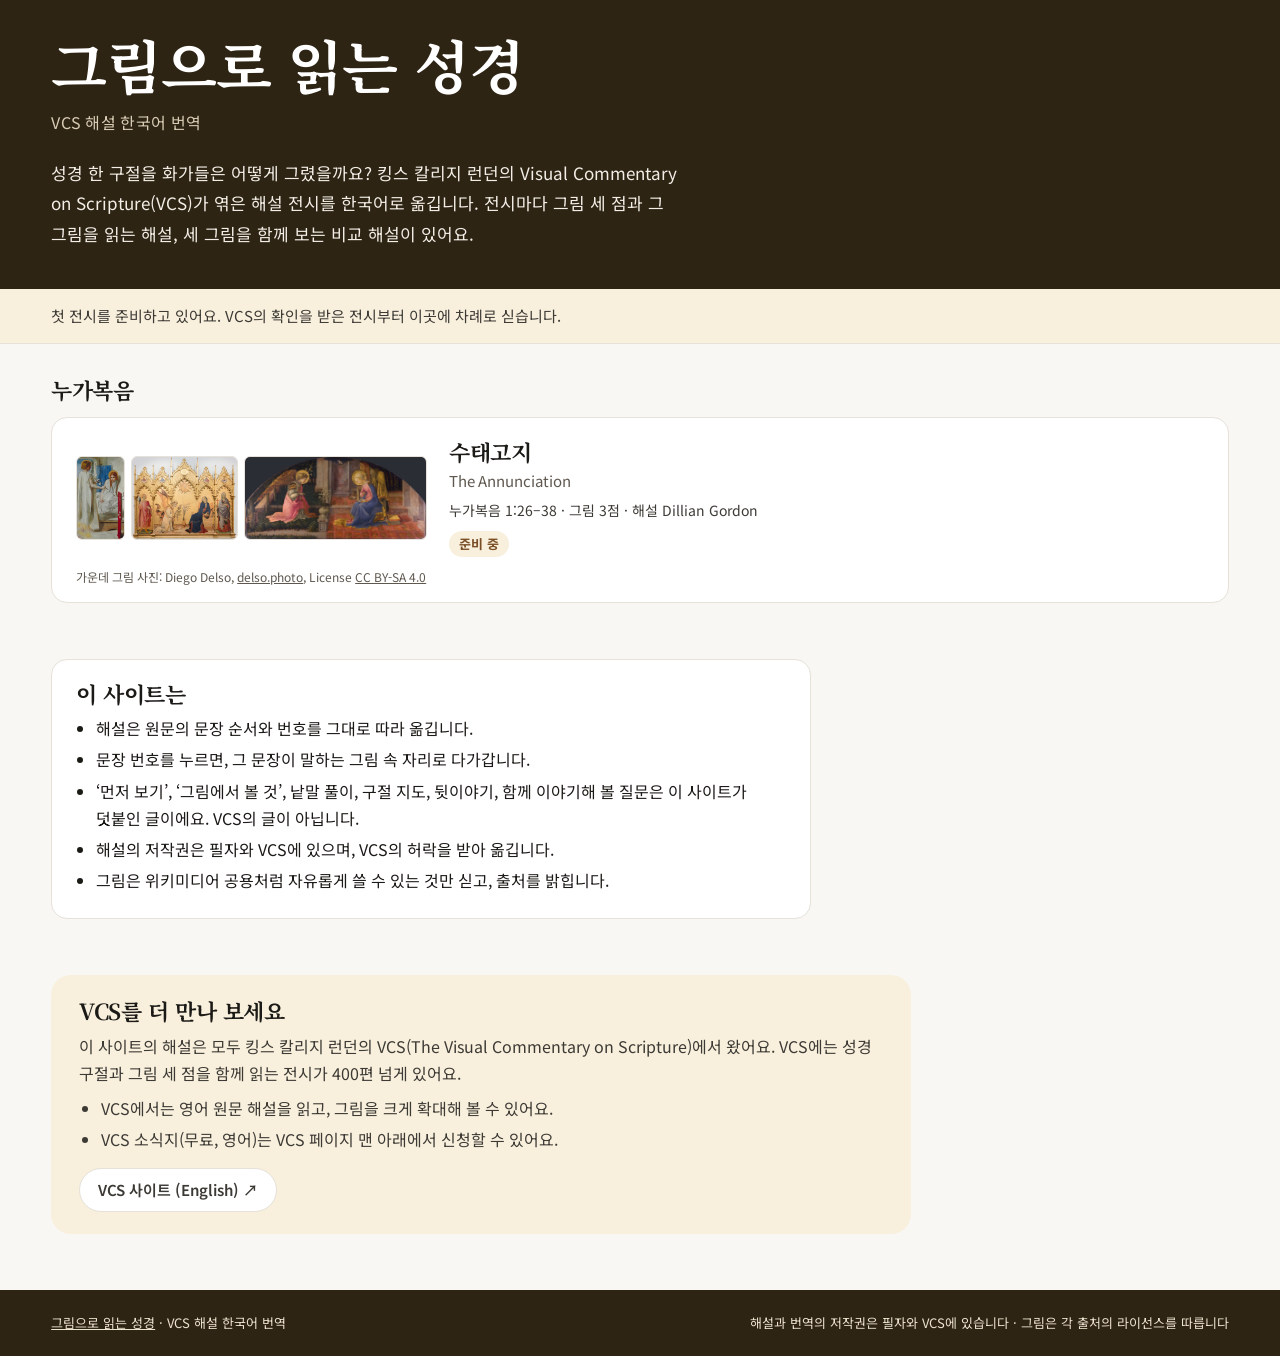
<file: index.html>
<!doctype html>
<html lang="ko">
<head>
<meta charset="utf-8">
<meta name="viewport" content="width=device-width, initial-scale=1">
<meta name="robots" content="noindex">
<title>그림으로 읽는 성경 — VCS 해설 한국어 번역</title>
<meta name="description" content="킹스 칼리지 런던의 Visual Commentary on Scripture(VCS)가 엮은 해설 전시를 VCS의 허락을 받아 한국어로 옮기는 사이트.">
<link rel="preconnect" href="https://fonts.googleapis.com">
<link rel="preconnect" href="https://fonts.gstatic.com" crossorigin>
<link href="https://fonts.googleapis.com/css2?family=Noto+Sans+KR:wght@400;600;700&family=Noto+Serif+KR:wght@600;700&display=swap" rel="stylesheet">
<link rel="stylesheet" href="exhibit.css?v=6">
</head>
<body>
<!-- VCS의 확인을 받기 전까지는 검색에 나오지 않게(noindex) 둔다. -->
<header class="vx-top vx-home-top"><div class="vx-wrap">
  <h1>그림으로 읽는 성경</h1>
  <p class="vx-home-sub">VCS 해설 한국어 번역</p>
  <p class="vx-lead">성경 한 구절을 화가들은 어떻게 그렸을까요? 킹스 칼리지 런던의 Visual Commentary on Scripture(VCS)가 엮은 해설 전시를 한국어로 옮깁니다. 전시마다 그림 세 점과 그 그림을 읽는 해설, 세 그림을 함께 보는 비교 해설이 있어요.</p>
</div></header>

<div class="vx-notice"><div class="vx-wrap"><p>첫 전시를 준비하고 있어요. VCS의 확인을 받은 전시부터 이곳에 차례로 싣습니다.</p></div></div>

<main class="vx-wrap vx-main">
  <section class="vx-book" aria-labelledby="b-luke">
    <h2 id="b-luke">누가복음</h2>
    <!-- 전시 카드: 링크(a.go) 안에 다른 링크를 넣지 않는다. 사진가 표기처럼 링크가 있는 줄은 a.go 밖, 카드 안에 둔다 -->
    <div class="vx-card vx-ex">
      <a class="go" href="annunciation.html">
        <span class="strip" aria-hidden="true">
          <img src="img/annunciation/rossetti-650.jpg" alt="" width="48" height="84">
          <img src="img/annunciation/simone-1400.jpg" alt="" width="108" height="84">
          <img src="img/annunciation/lippi-1600.jpg" alt="" width="186" height="84">
        </span>
        <div class="txt">
          <h3>수태고지</h3>
          <span class="en" lang="en">The Annunciation</span>
          <span class="ref">누가복음 1:26–38 · 그림 3점 · 해설 Dillian Gordon</span>
          <span class="vx-chip-st">준비 중</span>
        </div>
      </a>
      <p class="vx-photo-line">가운데 그림 사진: Diego Delso, <a href="https://delso.photo">delso.photo</a>, License <a href="https://creativecommons.org/licenses/by-sa/4.0/deed.ko">CC BY-SA 4.0</a></p>
    </div>
  </section>

  <section class="vx-card vx-about" aria-labelledby="about">
    <h2 id="about">이 사이트는</h2>
    <ul>
      <li>해설은 원문의 문장 순서와 번호를 그대로 따라 옮깁니다.</li>
      <li>문장 번호를 누르면, 그 문장이 말하는 그림 속 자리로 다가갑니다.</li>
      <li>‘먼저 보기’, ‘그림에서 볼 것’, 낱말 풀이, 구절 지도, 뒷이야기, 함께 이야기해 볼 질문은 이 사이트가 덧붙인 글이에요. VCS의 글이 아닙니다.</li>
      <li>해설의 저작권은 필자와 VCS에 있으며, VCS의 허락을 받아 옮깁니다.</li>
      <li>그림은 위키미디어 공용처럼 자유롭게 쓸 수 있는 것만 싣고, 출처를 밝힙니다.</li>
    </ul>
  </section>

  <section class="vx-more" aria-labelledby="more">
    <h2 id="more">VCS를 더 만나 보세요</h2>
    <p>이 사이트의 해설은 모두 킹스 칼리지 런던의 VCS(The Visual Commentary on Scripture)에서 왔어요. VCS에는 성경 구절과 그림 세 점을 함께 읽는 전시가 400편 넘게 있어요.</p>
    <ul>
      <li>VCS에서는 영어 원문 해설을 읽고, 그림을 크게 확대해 볼 수 있어요.</li>
      <li>VCS 소식지(무료, 영어)는 VCS 페이지 맨 아래에서 신청할 수 있어요.</li>
    </ul>
    <p class="vx-btns"><a class="vx-btn" href="https://thevcs.org/">VCS 사이트 (English) ↗</a></p>
  </section>
</main>

<footer class="vx-foot"><div class="vx-wrap">
  <span><a href="index.html">그림으로 읽는 성경</a> · VCS 해설 한국어 번역</span>
  <span>해설과 번역의 저작권은 필자와 VCS에 있습니다 · 그림은 각 출처의 라이선스를 따릅니다</span>
</div></footer>
</body>
</html>
</file>
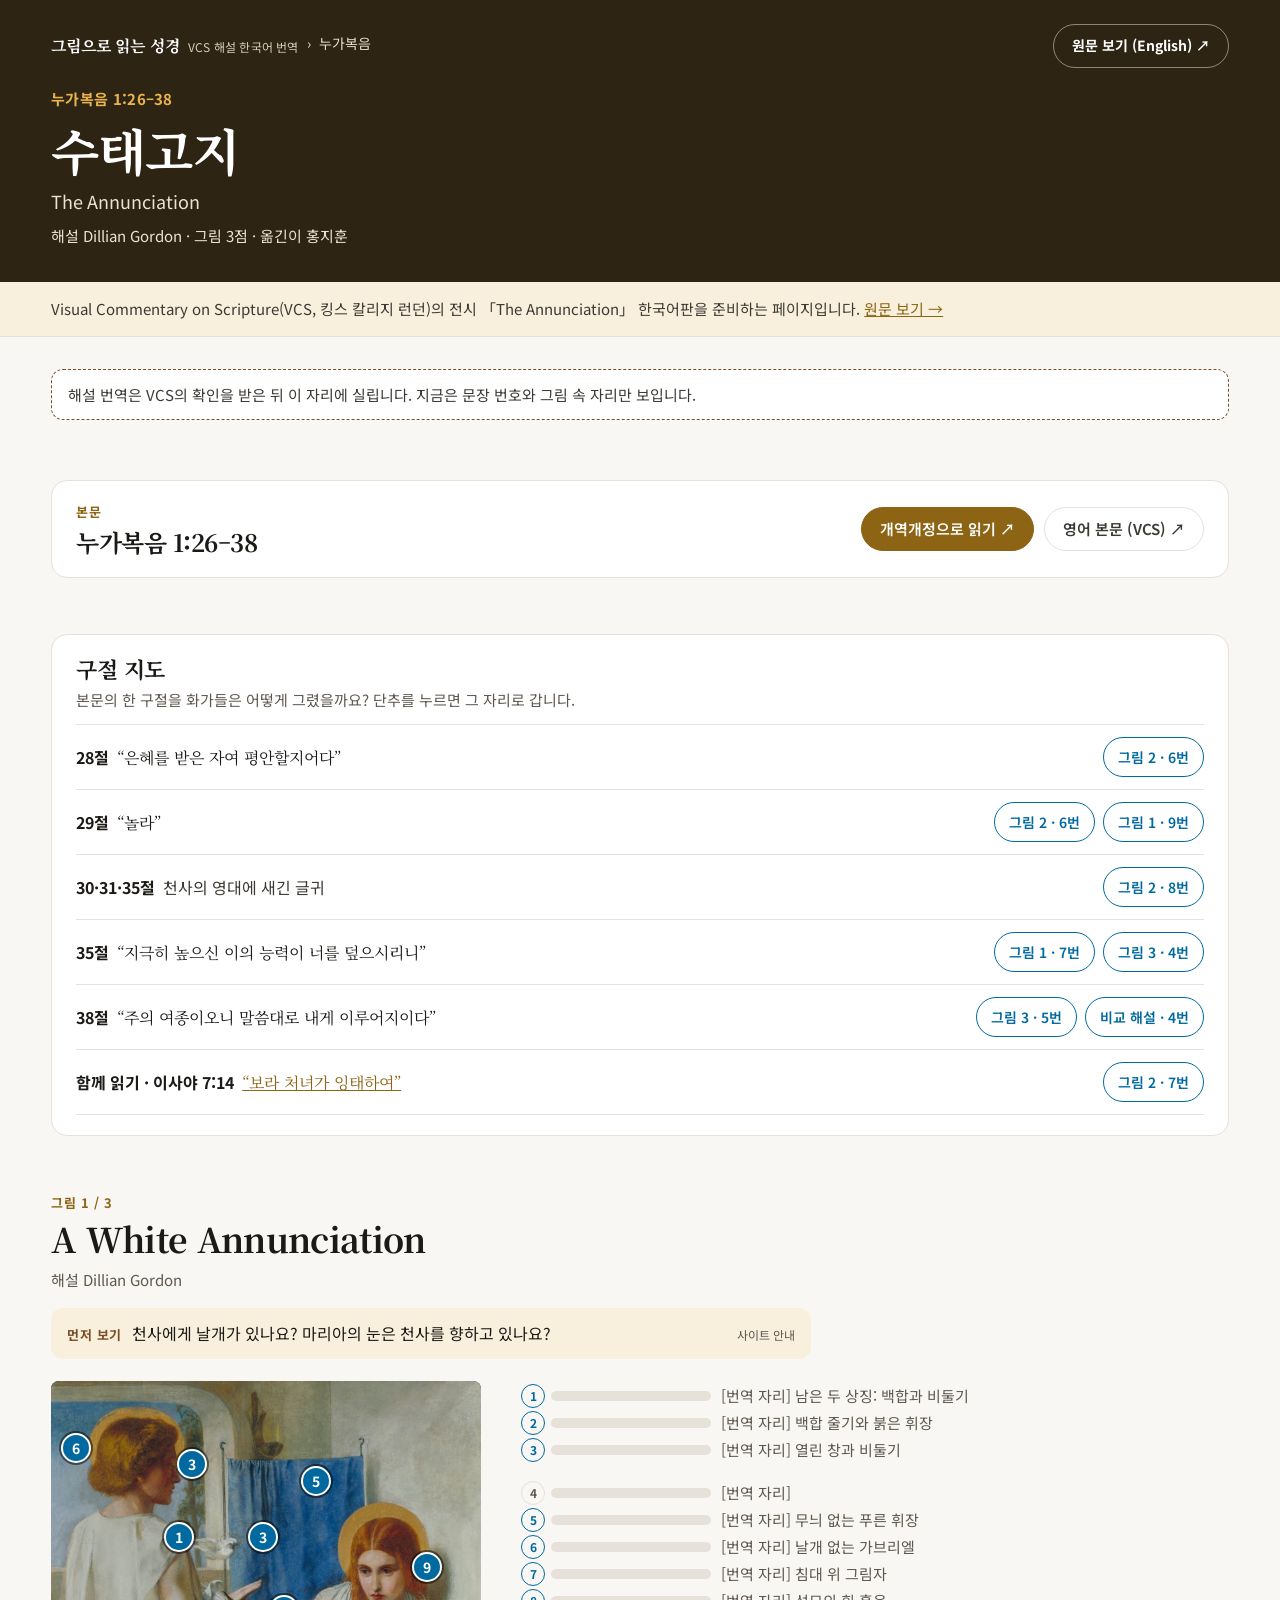
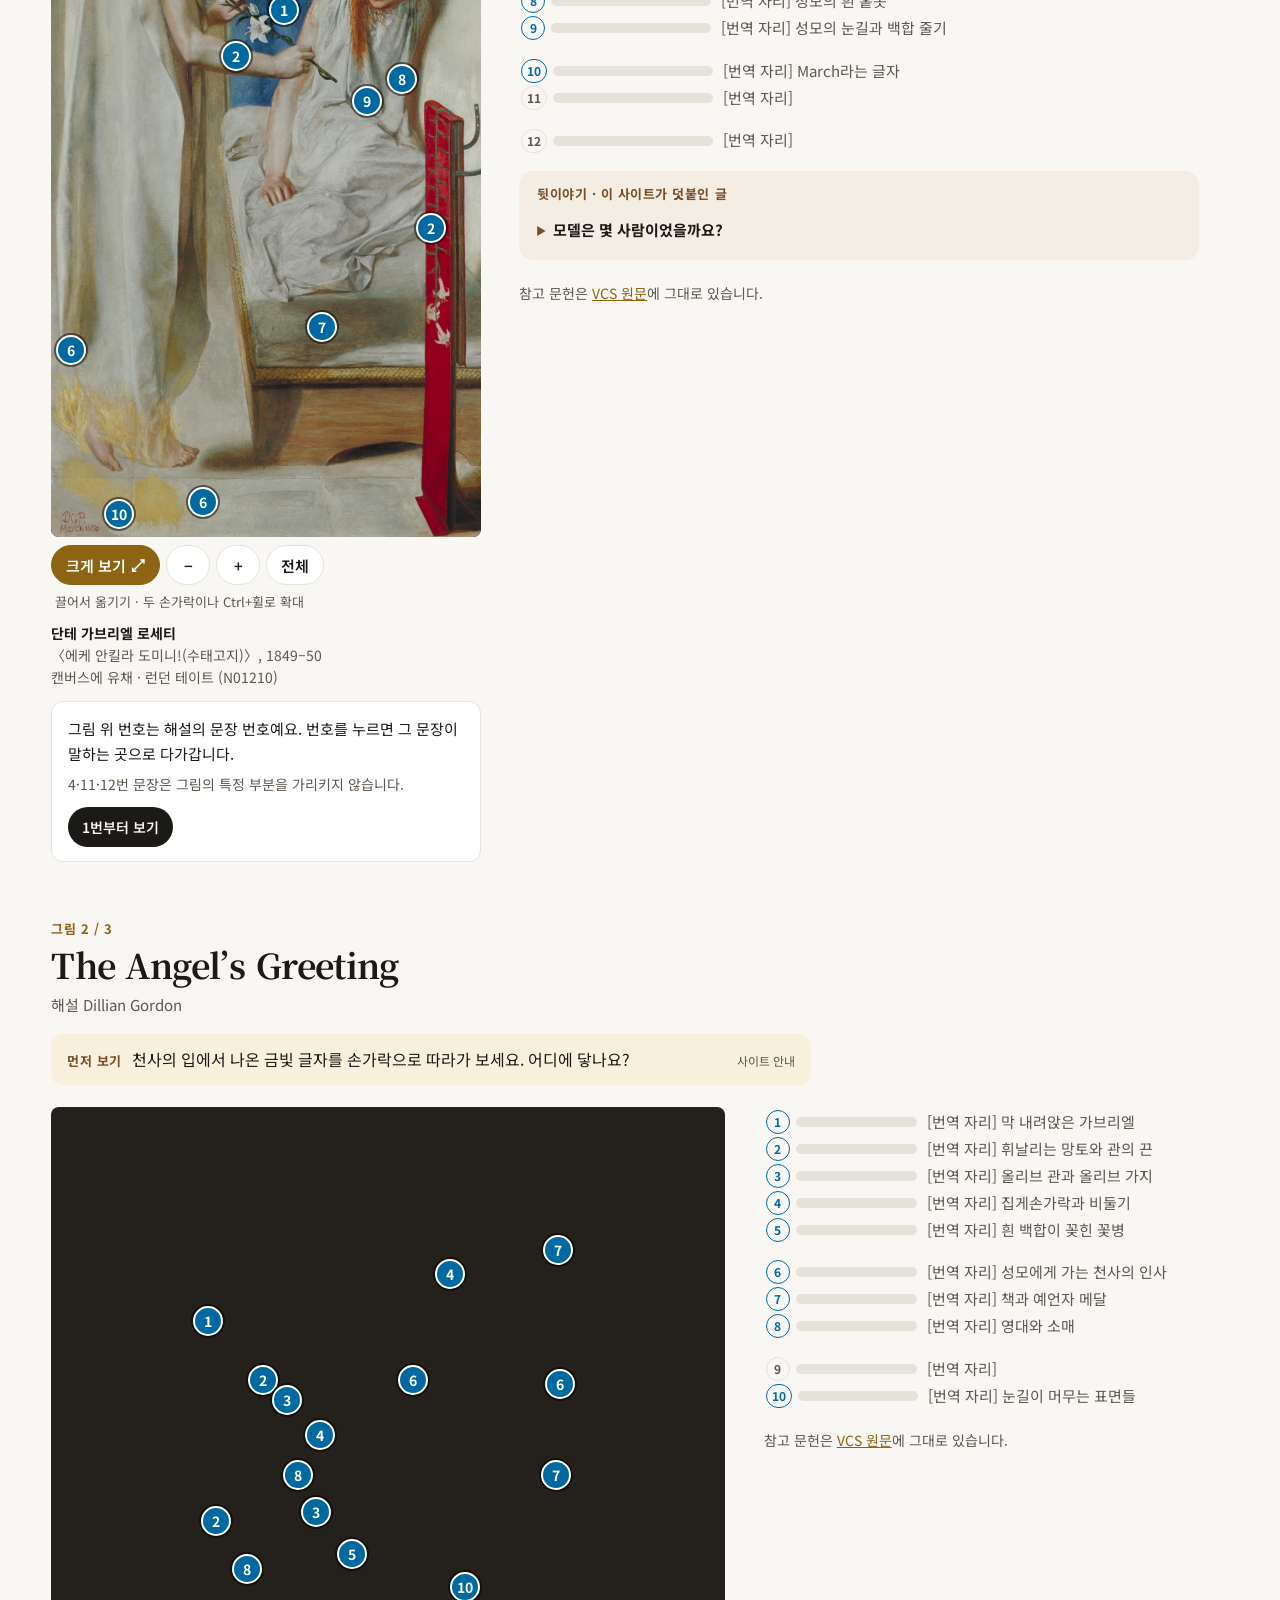
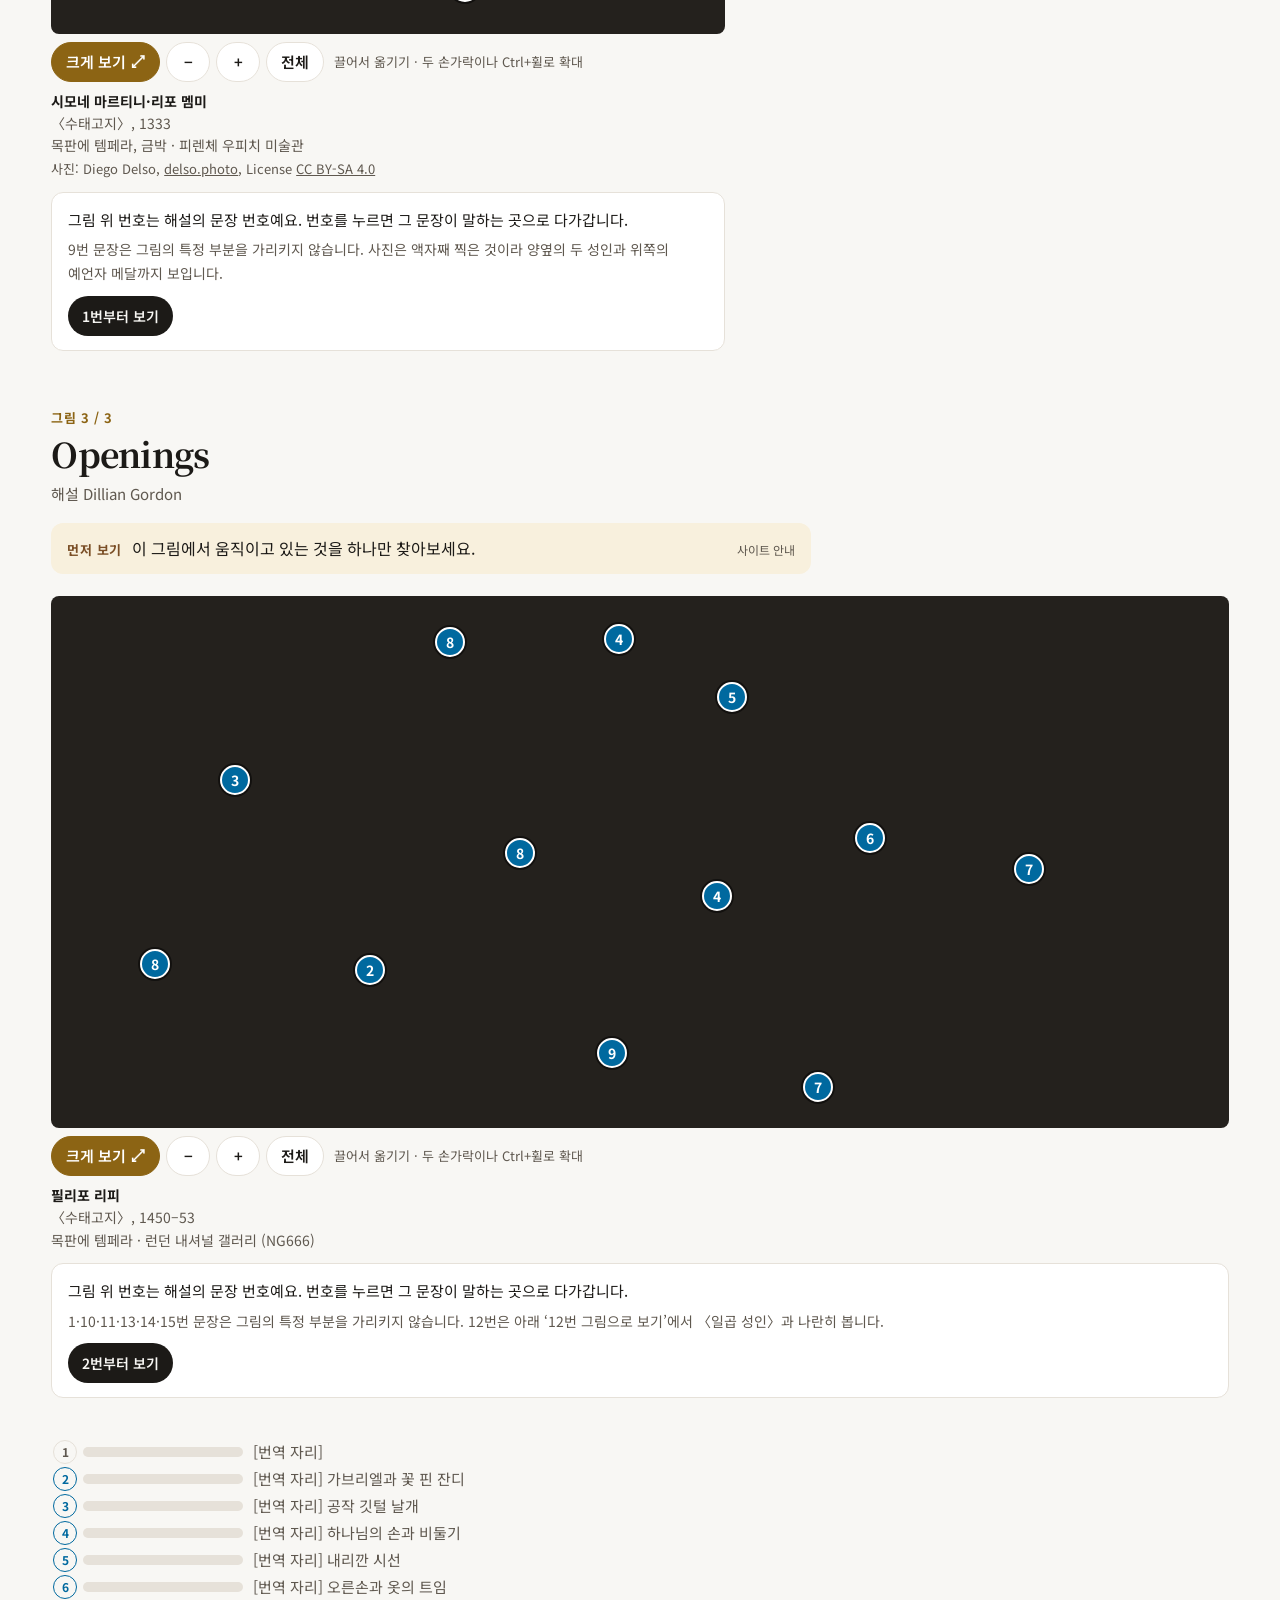
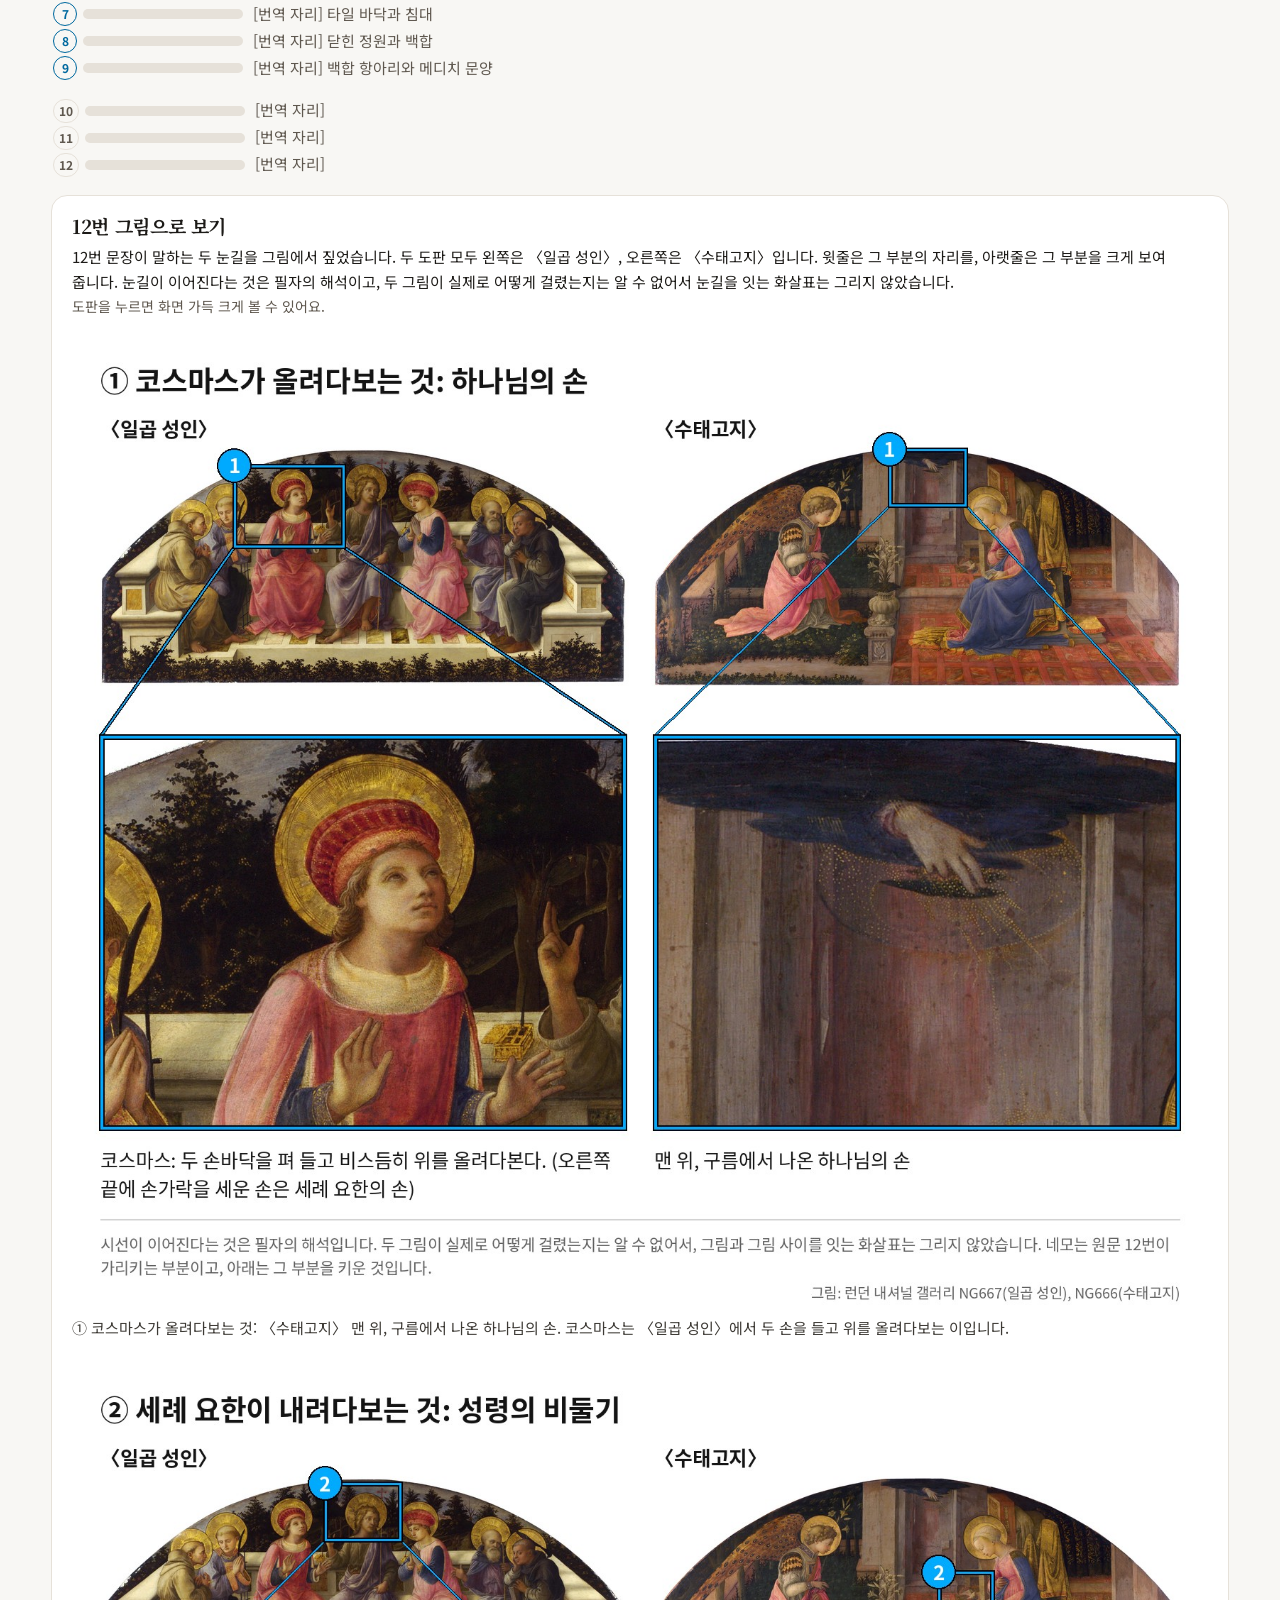
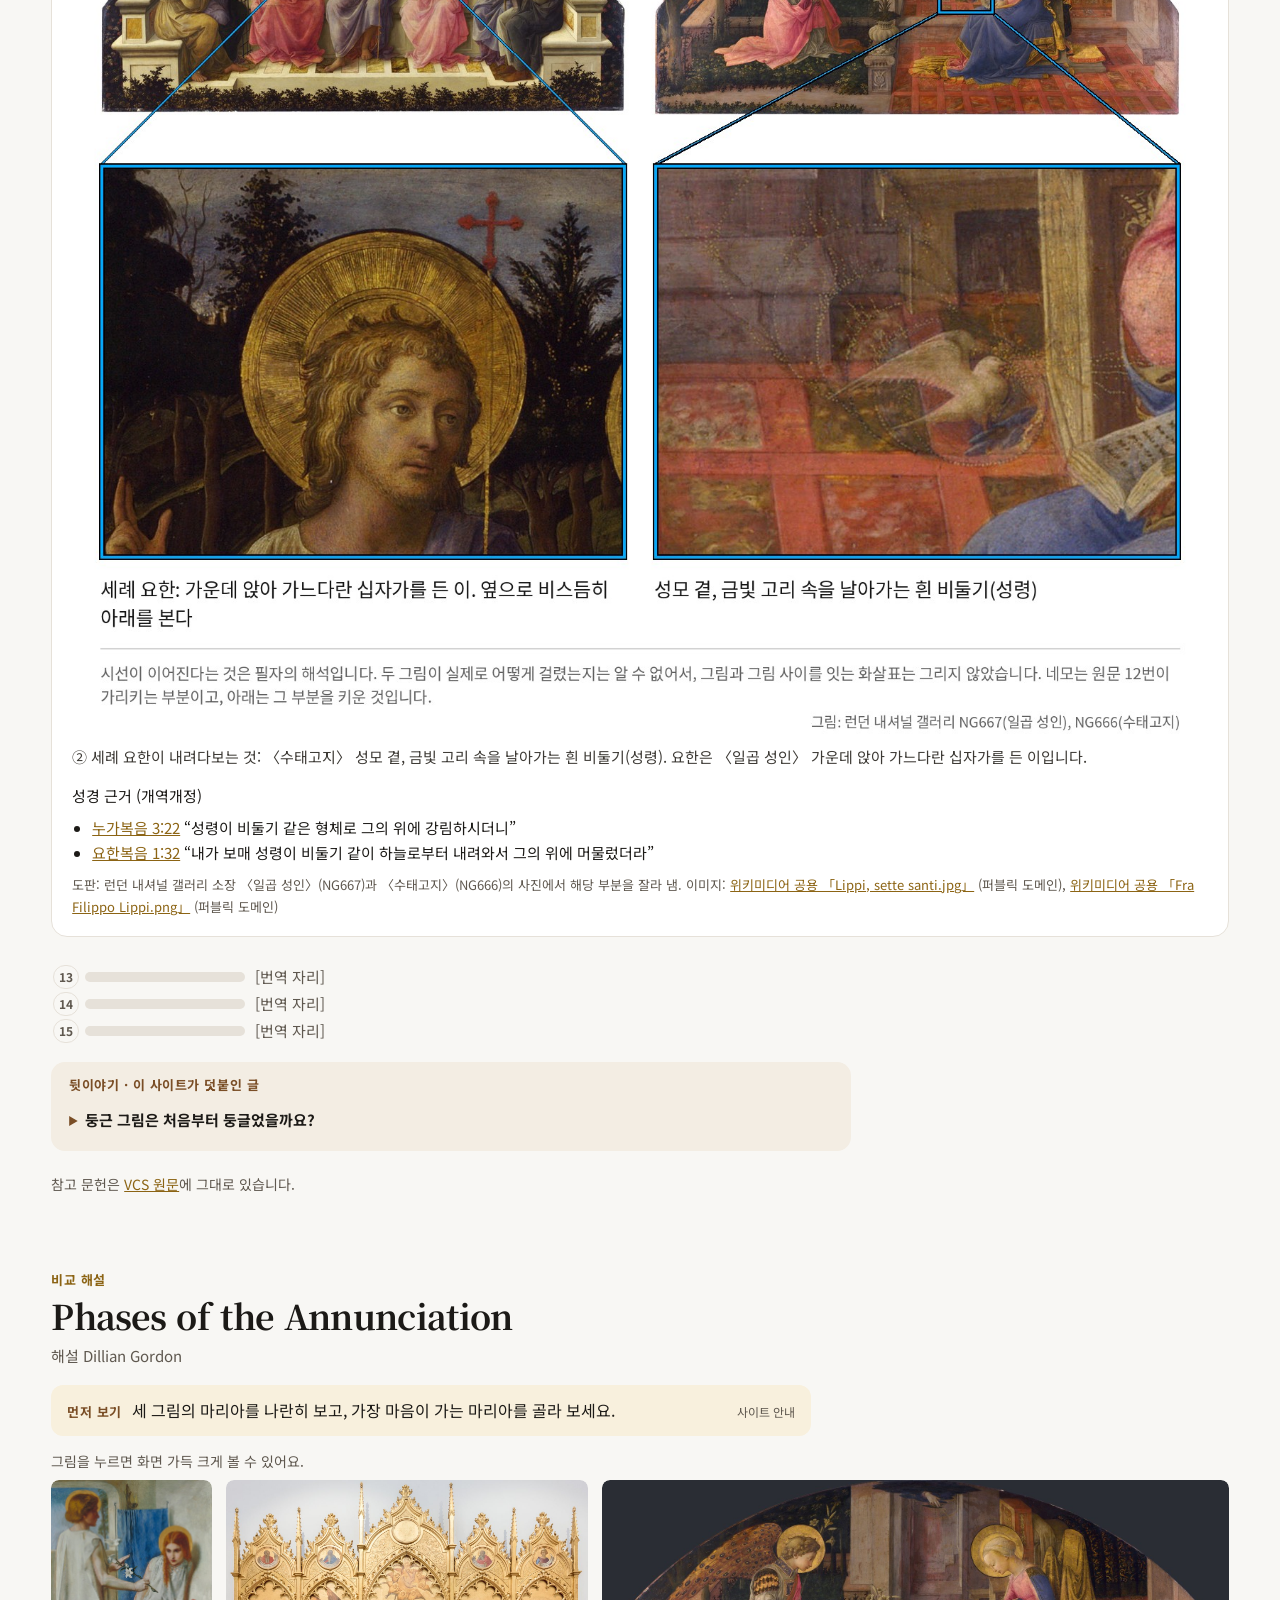
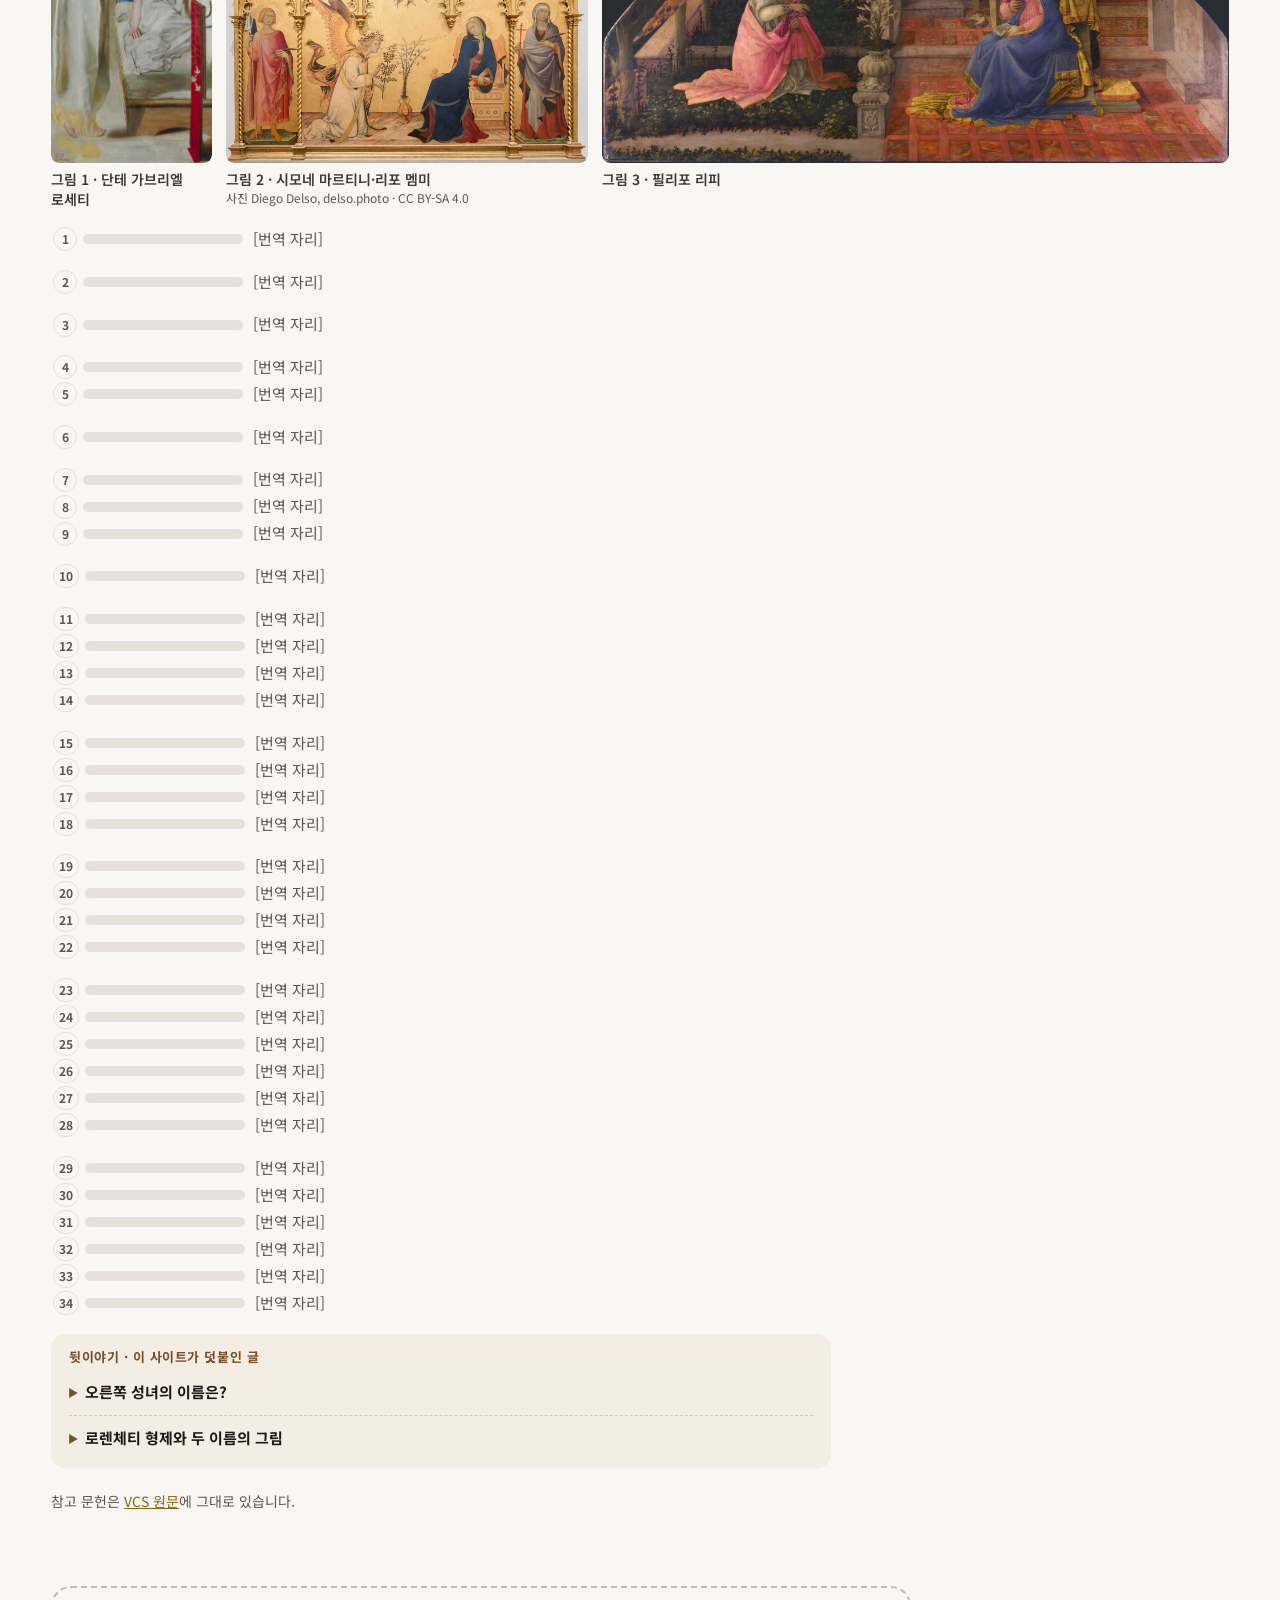
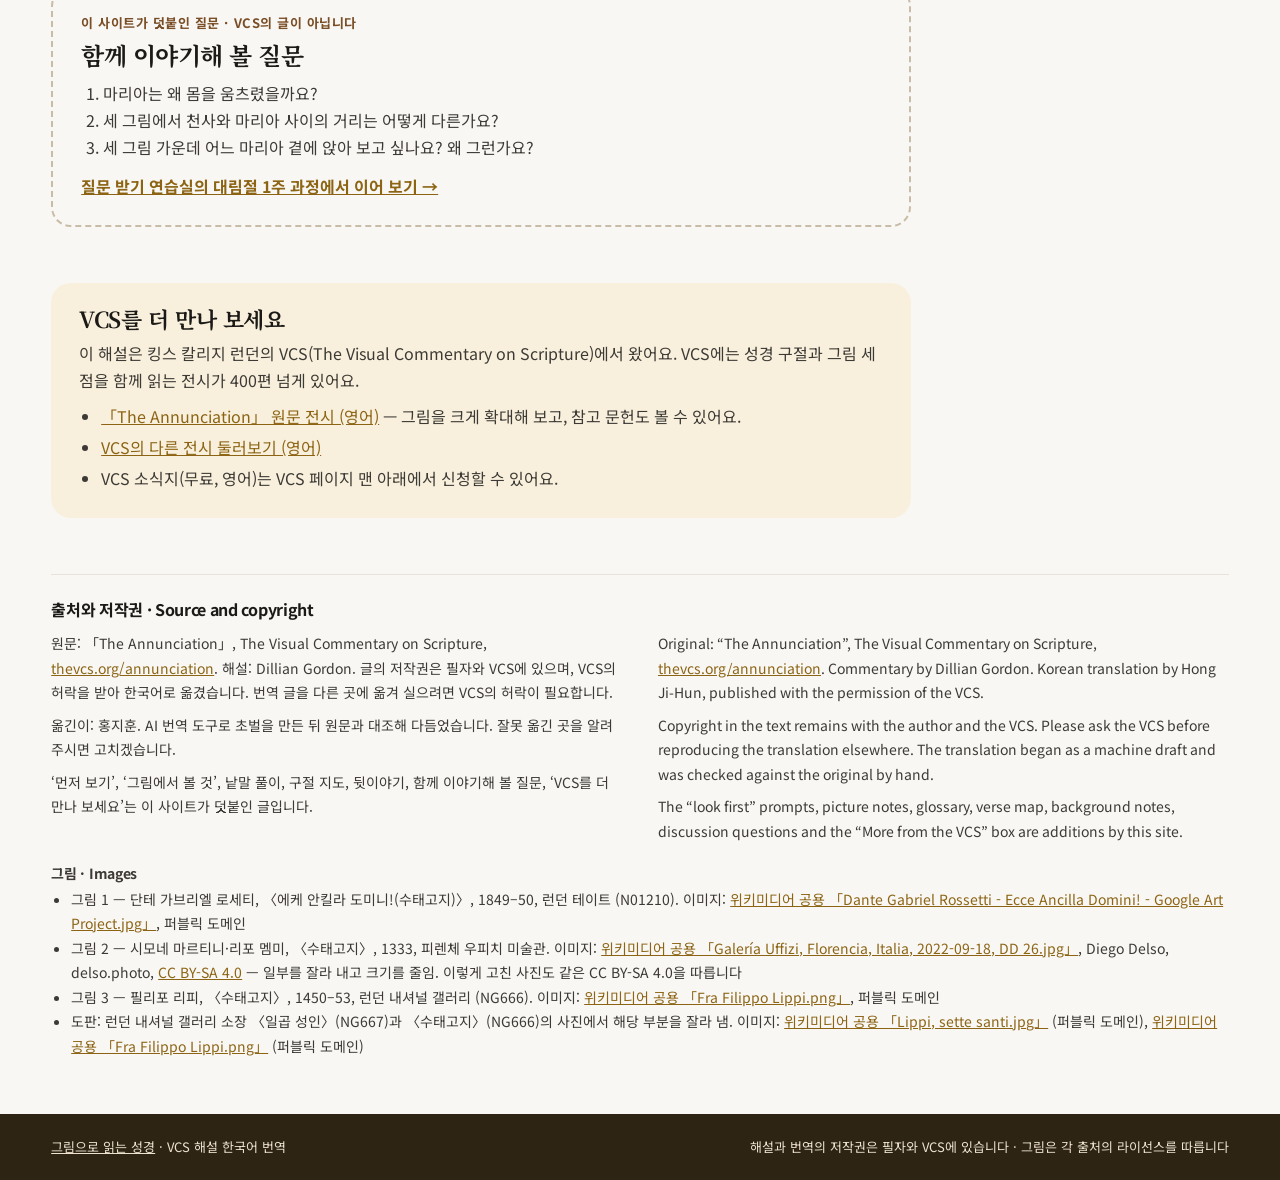
<file: annunciation.html>
<!doctype html>
<html lang="ko">
<head>
<meta charset="utf-8">
<meta name="viewport" content="width=device-width, initial-scale=1">
<meta name="robots" content="noindex">
<title>수태고지 — 그림으로 읽는 성경</title>
<meta name="description" content="Visual Commentary on Scripture(VCS)의 전시 「The Annunciation」 한국어 번역. 누가복음 1:26–38과 그림 세 점, 해설과 비교 해설.">
<link rel="preconnect" href="https://fonts.googleapis.com">
<link rel="preconnect" href="https://fonts.gstatic.com" crossorigin>
<link href="https://fonts.googleapis.com/css2?family=Noto+Sans+KR:wght@400;600;700&family=Noto+Serif+KR:wght@600;700&display=swap" rel="stylesheet">
<link rel="stylesheet" href="exhibit.css?v=6">
</head>
<body>
<!-- VCS의 확인을 받기 전까지는 검색에 나오지 않게(noindex) 둔다.
     번역은 text/annunciation.js(승인 뒤 공개용)에서 읽는다. 검토용 링크(#review=)로 열면 text/annunciation.review.js를 그때그때 새로 받아 연다.
     공통 파일 뒤의 ?v=는 고칠 때마다 올려서, 브라우저에 남은 예전 판이 쓰이지 않게 한다. -->
<div id="exhibit"><noscript><p style="padding:24px">이 페이지는 자바스크립트를 켜야 보입니다.</p></noscript></div>
<script src="site.js?v=6"></script>
<script src="data/annunciation.js?v=6"></script>
<script src="text/annunciation.js"></script>
<script src="exhibit.js?v=6"></script>
<script>VCSExhibit.boot(document.getElementById('exhibit'), window.VCS_EXHIBIT);</script>
</body>
</html>
</file>
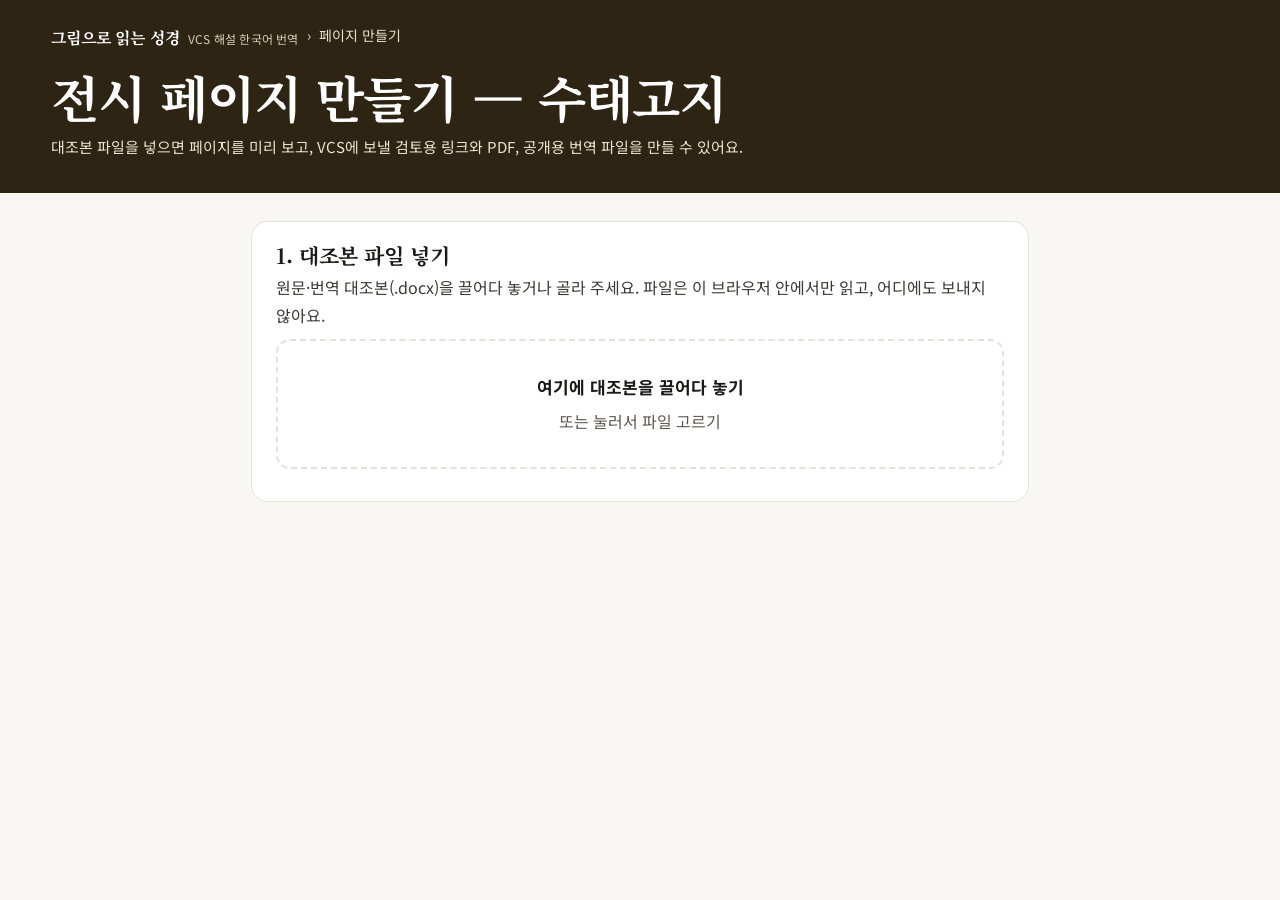
<file: make.html>
<!doctype html>
<html lang="ko">
<head>
<meta charset="utf-8">
<meta name="viewport" content="width=device-width, initial-scale=1">
<meta name="robots" content="noindex">
<title>페이지 만들기 — 그림으로 읽는 성경</title>
<link rel="preconnect" href="https://fonts.googleapis.com">
<link rel="preconnect" href="https://fonts.gstatic.com" crossorigin>
<link href="https://fonts.googleapis.com/css2?family=Noto+Sans+KR:wght@400;600;700&family=Noto+Serif+KR:wght@600;700&display=swap" rel="stylesheet">
<link rel="stylesheet" href="exhibit.css?v=6">
<style>
.tool{display:flex;flex-direction:column;gap:20px;padding-top:28px;padding-bottom:40px;max-width:880px}
.step{background:var(--surface);border:1px solid var(--line);border-radius:16px;padding:20px 24px}
.step h2{font-size:21px;margin-bottom:6px}
.step p{margin:0 0 10px;color:var(--ink2)}
.drop{display:flex;flex-direction:column;align-items:center;justify-content:center;gap:6px;min-height:130px;border:2px dashed var(--line);border-radius:14px;text-align:center;padding:16px;cursor:pointer;color:var(--muted)}
.drop.over{border-color:var(--accent);background:var(--soft)}
.drop b{color:var(--ink);font-size:17px}
.drop input{position:absolute;width:1px;height:1px;opacity:0}
.rep{list-style:none;margin:12px 0 0;padding:0}
.rep li{padding:8px 0;border-top:1px solid var(--line)}
.ok{color:light-dark(#1F6B3A,#7BD39A);font-weight:700}
.warn{color:light-dark(#8A4B12,#F0C38E);font-weight:700}
.bad{color:light-dark(#A0281C,#F29B8F);font-weight:700}
.note{border-top:1px solid var(--line);padding:12px 0}
.note label{display:flex;gap:8px;align-items:center;font-weight:700}
.note input[type=checkbox]{width:20px;height:20px}
.note textarea{width:100%;min-height:76px;margin-top:8px;padding:10px;border-radius:10px;border:1px solid var(--line);background:var(--bg);color:var(--ink);font:15px/1.6 var(--sans)}
.note .why{margin:6px 0 0;font-size:14px}
.howto{margin:12px 0 0;padding-left:22px;color:var(--ink2)}
.howto li{margin:4px 0}
.caution{margin-top:12px;padding:10px 14px;border-radius:10px;background:var(--soft);font-size:15px}
.linkbox{display:flex;flex-direction:column;gap:6px;margin:14px 0 10px;font-weight:700}
.keep{margin-top:14px;border-top:1px solid var(--line);padding-top:10px}
.keep summary{cursor:pointer;font-weight:700;color:var(--ink2)}
.keep input{width:100%;min-height:44px;margin-top:6px;padding:8px 12px;border-radius:10px;border:1px solid var(--line);background:var(--bg);color:var(--ink);font:14px/1.4 ui-monospace,Menlo,Consolas,monospace}
.linkbox input{width:100%;min-height:44px;padding:8px 12px;border-radius:10px;border:1px solid var(--line);background:var(--bg);color:var(--ink);font:14px/1.4 ui-monospace,Menlo,Consolas,monospace}
#preview{border-top:6px solid var(--accent)}
#preview:empty{display:none}
@media print{.tool,.vx-top.tool-top{display:none!important}#preview{border:0}}
</style>
</head>
<body>
<header class="vx-top tool-top no-print"><div class="vx-wrap">
  <div class="vx-bar"><nav class="vx-crumb" aria-label="현재 위치"><a class="vx-brand" href="index.html"><b>그림으로 읽는 성경</b><small>VCS 해설 한국어 번역</small></a><span aria-hidden="true">›</span><span>페이지 만들기</span></nav></div>
  <h1 id="tool-title" style="margin-top:14px">전시 페이지 만들기</h1>
  <p class="vx-meta">대조본 파일을 넣으면 페이지를 미리 보고, VCS에 보낼 검토용 링크와 PDF, 공개용 번역 파일을 만들 수 있어요.</p>
</div></header>

<main class="vx-wrap tool no-print">
  <section class="step">
    <h2>1. 대조본 파일 넣기</h2>
    <p>원문·번역 대조본(.docx)을 끌어다 놓거나 골라 주세요. 파일은 이 브라우저 안에서만 읽고, 어디에도 보내지 않아요.</p>
    <label class="drop" id="drop"><b>여기에 대조본을 끌어다 놓기</b><span>또는 눌러서 파일 고르기</span><input type="file" id="file" accept=".docx,application/vnd.openxmlformats-officedocument.wordprocessingml.document"></label>
    <ul class="rep" id="report" aria-live="polite"></ul>
  </section>

  <section class="step" id="step2" hidden>
    <h2>2. 옮긴이 주 고르기</h2>
    <p>해설 속 ‘(역주: …)’를 따로 뽑았어요. 사이트에 실을 것만 고르고, 필요하면 고쳐 주세요. 고치면 아래 미리보기에 바로 반영돼요.</p>
    <div id="notes"></div>
  </section>

  <section class="step" id="step3" hidden>
    <h2>3. VCS에 보낼 검토용 링크 만들기</h2>
    <p>아래 미리보기를 끝까지 읽어 본 뒤 단추를 누르세요. 번역을 잠근 파일과, 그 잠금을 여는 링크가 한 쌍으로 생겨요. 링크가 없는 사람에게는 빈 틀만 보이고, 검토용 링크에서는 문장마다 영어 원문을 켜고 끌 수 있어요.</p>
    <div class="vx-btns"><button type="button" class="vx-btn solid" id="seal">검토용 링크 만들기</button></div>
    <div id="sealOut" hidden>
      <label class="linkbox">검토용 링크<input id="reviewUrl" readonly></label>
      <p class="why" id="pairNote"></p>
      <div class="vx-btns"><button type="button" class="vx-btn" id="copy">링크 복사</button><a class="vx-btn" id="openReview" target="_blank" rel="noopener">새 창에서 열어 보기 ↗</a></div>
      <ol class="howto">
        <li>방금 내려받은 <b id="rname">annunciation.review.js</b> 파일을 GitHub의 vcs-ko 저장소 <code>text</code> 폴더에 올리세요. ‘Add file → Upload files’로 끌어다 놓고 ‘Commit changes’를 누르면, 같은 이름의 빈 파일이 바뀌어요.</li>
        <li>1~2분 뒤 ‘새 창에서 열어 보기’로 번역이 열리는지 확인하세요.</li>
        <li>확인되면 링크를 복사해서 Joost님께 보내세요.</li>
      </ol>
      <p class="caution">이 브라우저에서는 검토용 링크가 늘 같아요. 내용을 고쳐 다시 만들면 새로 받은 파일만 다시 올리면 되고, 링크는 그대로 써도 됩니다.</p>
    </div>
    <details class="keep">
      <summary>다른 컴퓨터에서 만든 링크를 계속 쓰려면</summary>
      <p>이미 보낸 검토용 링크를 아래 칸에 붙여 넣은 뒤 ‘검토용 링크 만들기’를 누르세요. 그 링크의 열쇠로 잠가서, 같은 링크로 열려요.</p>
      <input id="oldLink" placeholder="https://…#review=…" aria-label="이미 보낸 검토용 링크">
      <p id="oldNote" class="why"></p>
    </details>
  </section>

  <section class="step" id="step4" hidden>
    <h2>4. PDF와 공개용 번역 파일</h2>
    <p>PDF는 검토용 링크와 함께 보내면 좋아요. 공개용 번역 파일은 VCS가 승인한 뒤에 씁니다.</p>
    <div class="vx-btns">
      <button type="button" class="vx-btn" id="pdf">PDF로 저장</button>
      <button type="button" class="vx-btn" id="dl">공개용 번역 파일 내려받기</button>
    </div>
    <p class="caution"><b>공개용 번역 파일은 VCS가 승인한 뒤에 올려 주세요.</b> 올리는 순간 누구나 볼 수 있게 됩니다. 이 파일에는 영어 원문이 들어가지 않아요.</p>
    <ol class="howto">
      <li>PDF로 저장: 인쇄 창이 뜨면 ‘대상’을 ‘PDF로 저장’으로 고르고 저장합니다. VCS에 보낼 PDF는 아래 미리보기의 ‘영어 원문 보기’를 켜고 저장하세요. 파일 이름은 영어로 저절로 붙어요.</li>
      <li>승인을 받으면 ‘공개용 번역 파일 내려받기’를 누르고, 생긴 <span id="fname">annunciation.js</span> 파일을 같은 방법으로 <code>text</code> 폴더에 올립니다.</li>
      <li>그다음 Claude에게 “공개해 줘”라고 하면 검색 차단을 풀고 첫 화면에 연결해 드려요.</li>
      <li>올린 뒤 페이지가 바로 안 바뀌면 1~2분 기다린 다음, Ctrl+Shift+R(맥은 Cmd+Shift+R)로 새로 고침해 보세요. 브라우저가 예전 파일을 잠시 기억하고 있을 수 있어요.</li>
    </ol>
  </section>
</main>

<div id="preview"></div>

<script>
(() => {
  'use strict';
  const $ = id => document.getElementById(id);
  const W = 'http://schemas.openxmlformats.org/wordprocessingml/2006/main';
  const qs = new URLSearchParams(location.search);
  const exId = /^[a-z0-9-]+$/.test(qs.get('e') || '') ? qs.get('e') : 'annunciation';
  let EX = null, rows = null, notes = [], fileName = '', timer = 0;

  const s = document.createElement('script');
  s.src = `data/${exId}.js?v=6`;
  s.onload = () => { EX = window.VCS_EXHIBIT; $('tool-title').textContent = `전시 페이지 만들기 — ${EX.title}`; $('fname').textContent = `${EX.id}.js`; $('rname').textContent = `${EX.id}.review.js`; };
  s.onerror = () => say('bad', `전시 자료(data/${exId}.js)를 찾지 못했어요.`);
  document.head.append(s);
  const ready = () => new Promise(res => { const t = () => (EX && window.VCSExhibit ? res() : setTimeout(t, 30)); t(); });

  function say(cls, msg) { const li = document.createElement('li'); li.innerHTML = ''; const b = document.createElement('span'); b.className = cls; b.textContent = cls === 'ok' ? '✓ ' : cls === 'warn' ? '! ' : '✗ '; li.append(b, msg); $('report').append(li); }

  /* .docx(zip) 안에서 파일 하나 꺼내기 — 바깥 도구 없이 브라우저 기능만 쓴다 */
  async function unzip(buf, name) {
    const dv = new DataView(buf), u8 = new Uint8Array(buf), dec = new TextDecoder();
    let eocd = -1;
    for (let i = buf.byteLength - 22; i >= Math.max(0, buf.byteLength - 65557); i--) if (dv.getUint32(i, true) === 0x06054b50) { eocd = i; break; }
    if (eocd < 0) throw new Error('docx 파일이 아니에요.');
    const count = dv.getUint16(eocd + 10, true);
    let p = dv.getUint32(eocd + 16, true);
    for (let k = 0; k < count; k++) {
      if (dv.getUint32(p, true) !== 0x02014b50) break;
      const method = dv.getUint16(p + 10, true), csize = dv.getUint32(p + 20, true);
      const nlen = dv.getUint16(p + 28, true), elen = dv.getUint16(p + 30, true), clen = dv.getUint16(p + 32, true);
      const off = dv.getUint32(p + 42, true);
      if (dec.decode(u8.subarray(p + 46, p + 46 + nlen)) === name) {
        const start = off + 30 + dv.getUint16(off + 26, true) + dv.getUint16(off + 28, true);
        const data = u8.subarray(start, start + csize);
        if (method === 0) return dec.decode(data);
        if (method === 8) {
          if (!('DecompressionStream' in window)) throw new Error('이 브라우저는 docx를 열 수 없어요. 최신 크롬·엣지·사파리로 열어 주세요.');
          const out = await new Response(new Blob([data]).stream().pipeThrough(new DecompressionStream('deflate-raw'))).arrayBuffer();
          return dec.decode(out);
        }
        throw new Error('열 수 없는 압축 방식이에요.');
      }
      p += 46 + nlen + elen + clen;
    }
    throw new Error('docx 안에 본문(word/document.xml)이 없어요.');
  }

  function paraText(p) {
    let out = '';
    const walk = n => {
      for (const c of n.children) {
        if (c.localName === 't') out += c.textContent;
        else if (c.localName === 'tab' || c.localName === 'br' || c.localName === 'cr') out += ' ';
        else if (c.localName !== 'pPr' && c.localName !== 'rPr') walk(c);
      }
    };
    walk(p);
    return out;
  }
  const kids = (n, name) => [...n.children].filter(c => c.localName === name);
  const cellText = tc => kids(tc, 'p').map(paraText).join(' ').replace(/\s+/g, ' ').trim();

  function readTables(xml) {
    const doc = new DOMParser().parseFromString(xml, 'application/xml');
    const body = doc.getElementsByTagNameNS(W, 'body')[0];
    if (!body) throw new Error('본문을 읽지 못했어요.');
    const found = [];
    let heading = '';
    for (const node of body.children) {
      if (node.localName === 'p') {
        const st = node.getElementsByTagNameNS(W, 'pStyle')[0];
        const val = st ? (st.getAttributeNS(W, 'val') || st.getAttribute('w:val') || '') : '';
        if (/heading|제목/i.test(val)) heading = paraText(node).trim();
      } else if (node.localName === 'tbl') {
        const trs = kids(node, 'tr');
        if (!trs.length) continue;
        const head = kids(trs[0], 'tc').map(cellText);
        if (head.length >= 3 && head[0].includes('#') && head[2].includes('번역')) {
          found.push({ heading, rows: trs.slice(1).map(tr => { const c = kids(tr, 'tc').map(cellText); return { n: parseInt(c[0], 10), en: c[1] || '', ko: c[2] || '' }; }) });
        }
      }
    }
    return found;
  }

  /* '(역주: …)'를 따로 떼어 낸다 */
  function splitNotes(text) {
    const parts = [];
    let rest = text;
    for (;;) {
      const i = rest.search(/\(역주\s*[:：]/);
      if (i < 0) { parts.push(rest); break; }
      let depth = 0, j = i;
      for (; j < rest.length; j++) { if (rest[j] === '(') depth++; else if (rest[j] === ')' && --depth === 0) break; }
      if (j >= rest.length) { parts.push(rest); break; }
      parts.push(rest.slice(0, i), { tn: rest.slice(i + 1, j).replace(/^역주\s*[:：]\s*/, '').trim() });
      rest = rest.slice(j + 1);
    }
    return parts.filter(x => x !== '');
  }

  function build() {
    const out = { exhibit: EX.id, made: new Date().toISOString().slice(0, 10), source: fileName, sections: {} };
    for (const id of EX.order) {
      const r = rows[id];
      if (!r) continue;
      const s = {};
      for (const row of r.rows) {
        const segs = [];
        for (const part of row.parts) {
          if (typeof part === 'string') { if (typeof segs[segs.length - 1] === 'string') segs[segs.length - 1] += part; else segs.push(part); continue; }
          const nt = notes[part.k];
          if (nt.keep && nt.text.trim()) segs.push({ tn: nt.text.trim() });
        }
        s[String(row.n)] = segs.length === 1 && typeof segs[0] === 'string' ? segs[0] : segs;
      }
      out.sections[id] = { title: r.title, s };
    }
    return out;
  }

  /* 영어 원문 — 검토용 잠금 파일에만 넣는다. 공개용 번역 파일(build)에는 들어가지 않는다. */
  function buildOrig() {
    const o = {};
    for (const id of EX.order) {
      const r = rows[id];
      if (!r) continue;
      o[id] = {};
      for (const row of r.rows) if (row.en) o[id][String(row.n)] = row.en;
    }
    return o;
  }

  function preview() {
    clearTimeout(timer);
    $('sealOut').hidden = true;
    timer = setTimeout(() => window.VCSExhibit.render($('preview'), EX, build(), { preview: true, orig: buildOrig(), site: window.VCS_SITE }), 120);
  }

  function save(name, body) {
    const a = document.createElement('a');
    a.href = URL.createObjectURL(new Blob([body], { type: 'text/javascript' }));
    a.download = name;
    document.body.append(a); a.click(); a.remove();
    setTimeout(() => URL.revokeObjectURL(a.href), 2000);
  }

  function showNotes() {
    const box = $('notes');
    box.replaceChildren();
    if (!notes.length) { box.textContent = '옮긴이 주가 없어요.'; return; }
    notes.forEach((nt, k) => {
      const sec = EX.sections[nt.sec];
      const where = sec.kind === 'work' ? `그림 ${sec.no}` : '비교 해설';
      const d = document.createElement('div'); d.className = 'note';
      const lab = document.createElement('label');
      const cb = document.createElement('input'); cb.type = 'checkbox'; cb.checked = nt.keep;
      cb.addEventListener('change', () => { nt.keep = cb.checked; preview(); });
      lab.append(cb, `${where} · ${nt.n}번 문장의 옮긴이 주 싣기`);
      const ta = document.createElement('textarea'); ta.value = nt.text; ta.setAttribute('aria-label', `${where} ${nt.n}번 문장의 옮긴이 주`);
      ta.addEventListener('input', () => { nt.text = ta.value; preview(); });
      d.append(lab, ta);
      if (nt.why) { const p = document.createElement('p'); p.className = 'why warn'; p.textContent = nt.why; d.append(p); }
      box.append(d);
    });
  }

  async function handle(file) {
    $('report').replaceChildren();
    $('step2').hidden = true; $('step3').hidden = true; $('step4').hidden = true; $('sealOut').hidden = true; $('preview').replaceChildren();
    if (!file) return;
    await ready();
    fileName = file.name;
    try {
      const tables = readTables(await unzip(await file.arrayBuffer(), 'word/document.xml'));
      if (!tables.length) { say('bad', '‘#·원문·번역’ 세 칸으로 된 표를 찾지 못했어요. 대조본이 맞는지 확인해 주세요.'); return; }
      rows = {}; notes = [];
      const left = tables.slice();
      for (const id of EX.order) {
        const sec = EX.sections[id];
        const label = sec.kind === 'work' ? `그림 ${sec.no} · ${sec.work.artist}` : '비교 해설';
        const i = left.findIndex(t => sec.match.some(m => t.heading.includes(m)));
        if (i < 0) { say('bad', `${label}: 대조본에서 찾지 못했어요.`); continue; }
        const t = left.splice(i, 1)[0];
        const m = [...t.heading.matchAll(/「([^」]+)」/g)];
        const title = m.length ? m[m.length - 1][1] : '';
        const nums = t.rows.map(r => r.n);
        const okNums = nums.every((n, j) => n === j + 1);
        const r = { title, rows: t.rows.map(row => ({ n: row.n, en: row.en, parts: splitNotes(row.ko).map(p => {
          if (typeof p === 'string') return p;
          const k = notes.length;
          const refs = /다시 확인|맨 끝/.test(p.tn);
          const here = /표 아래|대조본|탭/.test(p.tn);
          notes.push({ sec: id, n: row.n, text: p.tn, keep: !refs,
            why: refs ? '원문을 다시 확인할 곳을 다룬 주예요. VCS에 따로 알리기로 해서, 처음에는 빼 두었어요.' : here ? '대조본 안의 다른 자리를 가리키는 말이 있어요. 사이트에 맞게 고쳐 주세요.' : '' });
          return { k };
        }) })) };
        rows[id] = r;
        const blank = t.rows.filter(x => !x.ko).length;
        if (t.rows.length !== sec.sentences || !okNums) say('warn', `${label}: 대조본은 ${t.rows.length}문장, 이 전시 자료는 ${sec.sentences}문장이에요. 번호가 1부터 빠짐없이 이어지는지 확인해 주세요.`);
        else say('ok', `${label} — 「${title || '제목 없음'}」 ${t.rows.length}문장`);
        if (blank) say('warn', `${label}: 번역 칸이 빈 문장이 ${blank}개 있어요.`);
      }
      if (!Object.keys(rows).length) return;
      showNotes();
      $('step2').hidden = false; $('step3').hidden = false; $('step4').hidden = false;
      preview();
    } catch (err) {
      say('bad', err.message || String(err));
    }
  }

  const drop = $('drop'), input = $('file');
  input.addEventListener('change', () => handle(input.files[0]));
  ['dragenter', 'dragover'].forEach(t => drop.addEventListener(t, e => { e.preventDefault(); drop.classList.add('over'); }));
  ['dragleave', 'drop'].forEach(t => drop.addEventListener(t, e => { e.preventDefault(); drop.classList.remove('over'); }));
  drop.addEventListener('drop', e => { const f = e.dataTransfer.files[0]; if (f) handle(f); });
  $('pdf').addEventListener('click', () => window.print());
  /* PDF의 제목(파일 이름으로도 쓰임)은 VCS가 읽을 수 있게 영어로: 영어 원문을 켰는지에 따라 이름을 나눈다 */
  let pageTitle = null;
  window.addEventListener('beforeprint', () => {
    if (!EX) return;
    if (pageTitle === null) pageTitle = document.title;
    const en = $('preview').classList.contains('vx-en-on');
    document.title = `${EX.original} - Korean translation ${en ? 'with English original (for VCS review)' : '(Korean only)'}`;
  });
  window.addEventListener('afterprint', () => { if (pageTitle !== null) { document.title = pageTitle; pageTitle = null; } });
  const today = () => new Date().toISOString().slice(0, 10);
  $('dl').addEventListener('click', () => {
    save(`${EX.id}.js`, `/* 「${EX.title}」 한국어 번역문(공개용) — make.html에서 ${today()}에 만듦 (대조본: ${fileName.replace(/\*\//g, '')}) */\nwindow.VCS_TEXT = ${JSON.stringify(build(), null, 1)};\n`);
  });
  $('seal').addEventListener('click', async () => {
    if (!window.crypto || !crypto.subtle) { say('bad', '이 브라우저에서는 잠금 파일을 만들 수 없어요. 최신 크롬·엣지·사파리로 사이트 주소에서 열어 주세요.'); return; }
    const store = `vcs-ko-review-key-${EX.id}`;
    const pasted = /#review=([A-Za-z0-9_-]{43})\b/.exec($('oldLink').value || '');
    let keep = pasted ? pasted[1] : null;
    if (!keep) { try { keep = localStorage.getItem(store); } catch (_) { } }
    let box, key, made;
    try { ({ box, key, made } = await window.VCSExhibit.seal({ text: build(), orig: buildOrig() }, keep || undefined)); }
    catch (_) { ({ box, key, made } = await window.VCSExhibit.seal({ text: build(), orig: buildOrig() })); }
    $('pairNote').textContent = `이 링크와 짝인 파일: ${made}에 만든 ${EX.id}.review.js — 사이트에서 이 링크가 안 열리면, 이 시각에 받은 파일이 올라가 있는지 확인하세요.`;
    try { localStorage.setItem(store, key); } catch (_) { }
    save(`${EX.id}.review.js`, `/* 「${EX.title}」 VCS 검토용 잠금 파일 — make.html에서 ${today()}에 만듦. 함께 만든 링크로만 열린다. */\nwindow.VCS_REVIEW = ${JSON.stringify(box)};\n`);
    const base = (window.VCS_SITE && window.VCS_SITE.url) || new URL('.', location.href).href;
    const url = `${base}${EX.id}.html#review=${key}`;
    $('reviewUrl').value = url; $('openReview').href = url;
    $('sealOut').hidden = false;
    $('reviewUrl').focus(); $('reviewUrl').select();
  });
  $('oldLink').addEventListener('input', () => {
    const v = $('oldLink').value.trim();
    $('oldNote').textContent = !v ? '' : /#review=[A-Za-z0-9_-]{43}\b/.test(v) ? '이 링크의 열쇠로 잠글게요. 이제 ‘검토용 링크 만들기’를 누르세요.' : '검토용 링크가 아닌 것 같아요. #review= 로 끝까지 이어진 링크를 붙여 넣어 주세요.';
  });
  $('copy').addEventListener('click', async () => {
    const v = $('reviewUrl').value;
    try { await navigator.clipboard.writeText(v); $('copy').textContent = '복사했어요'; }
    catch (_) { $('reviewUrl').select(); document.execCommand && document.execCommand('copy'); $('copy').textContent = '복사했어요'; }
    setTimeout(() => { $('copy').textContent = '링크 복사'; }, 1800);
  });
})();
</script>
<script src="site.js?v=6"></script>
<script src="exhibit.js?v=6"></script>
</body>
</html>
</file>
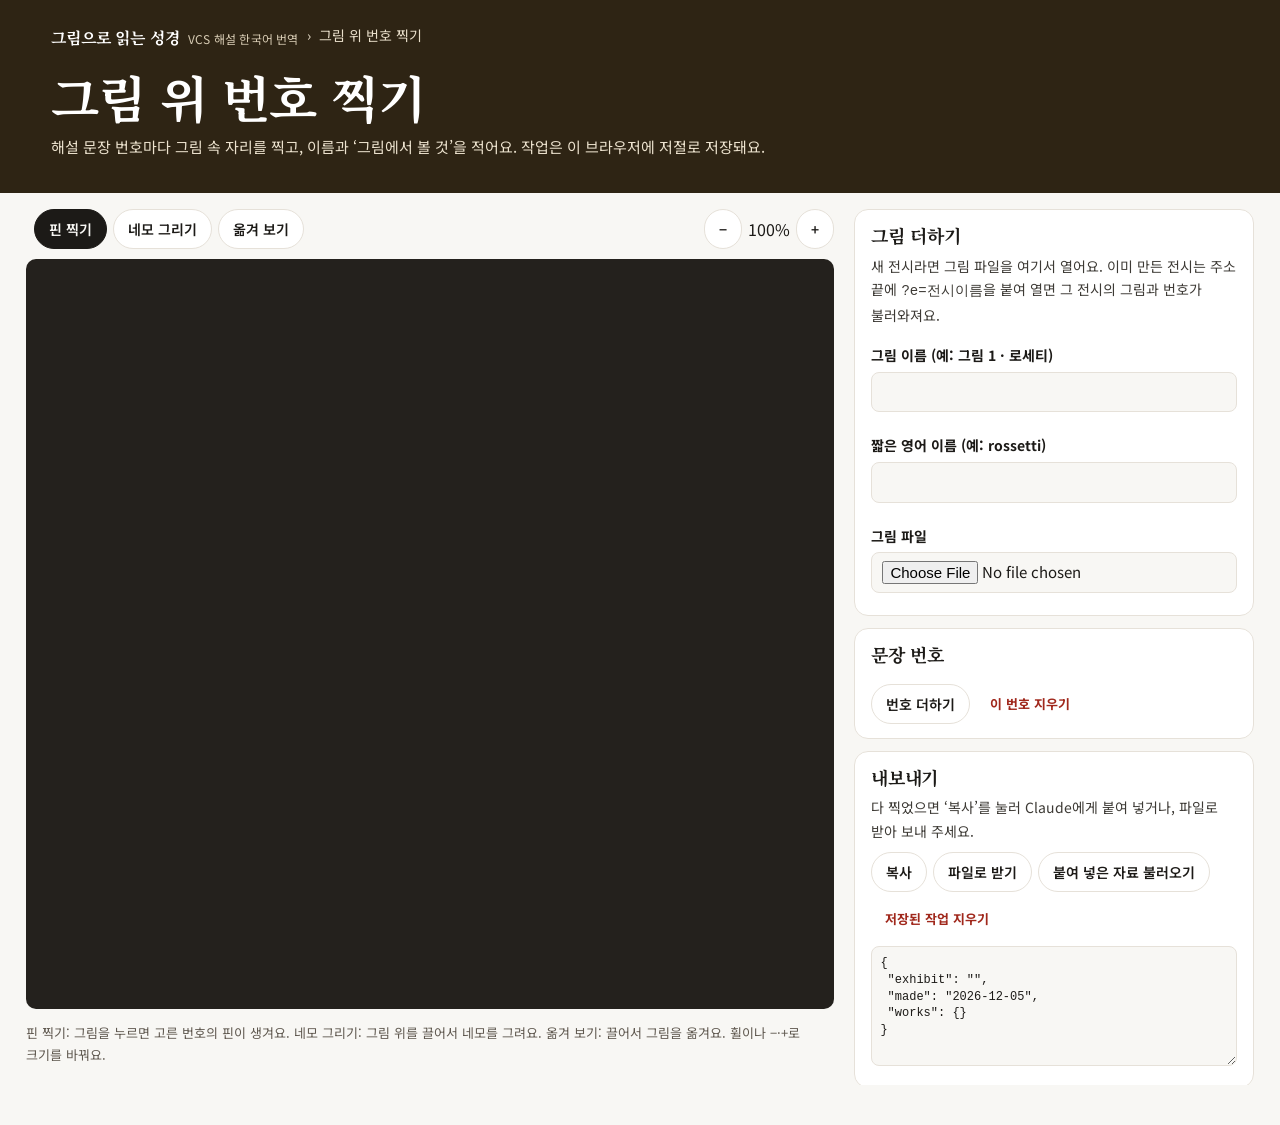
<file: spots.html>
<!doctype html>
<html lang="ko">
<head>
<meta charset="utf-8">
<meta name="viewport" content="width=device-width, initial-scale=1">
<meta name="robots" content="noindex">
<title>그림 위 번호 찍기 — 그림으로 읽는 성경</title>
<link rel="preconnect" href="https://fonts.googleapis.com">
<link rel="preconnect" href="https://fonts.gstatic.com" crossorigin>
<link href="https://fonts.googleapis.com/css2?family=Noto+Sans+KR:wght@400;600;700&family=Noto+Serif+KR:wght@600;700&display=swap" rel="stylesheet">
<link rel="stylesheet" href="exhibit.css?v=6">
<style>
/* 그림 위 번호 찍기 — 해설 문장 번호마다 그림 속 자리(핀·네모)와 이름, '그림에서 볼 것'을 적는 작업대.
   좌표는 전시 페이지와 같다: 가로는 0~ref, 세로는 0~ref×h/w. */
.sp-main{max-width:1600px;margin:0 auto;padding:16px max(2vw,12px) 40px;display:grid;grid-template-columns:minmax(0,1fr) 400px;gap:20px;align-items:start}
.sp-bar{display:flex;flex-wrap:wrap;gap:8px;align-items:center;margin-bottom:10px}
.sp-tabs{display:flex;flex-wrap:wrap;gap:6px}
.sp-tabs button,.sp-modes button,.sp-tools button,.sp-zoom button{min-height:40px;padding:0 14px;border-radius:20px;border:1px solid var(--line);background:var(--surface);color:var(--ink);font:600 14px/1 var(--sans);cursor:pointer}
.sp-tabs button[aria-pressed=true],.sp-modes button[aria-pressed=true]{background:var(--ink);color:var(--bg);border-color:var(--ink)}
.sp-modes{display:flex;gap:6px}
.sp-zoom{display:flex;gap:6px;align-items:center;margin-left:auto}
.sp-wall{position:relative;height:calc(100vh - 150px);min-height:420px;overflow:auto;background:#24211d;border-radius:10px}
.sp-pic{position:relative;margin:0 auto;user-select:none;-webkit-user-select:none;touch-action:none}
.sp-pic img{display:block;width:100%;height:auto;pointer-events:none;-webkit-user-drag:none}
.sp-pic.pin{cursor:crosshair}.sp-pic.box{cursor:crosshair}.sp-pic.pan{cursor:grab}
.sp-pin{position:absolute;width:28px;height:28px;margin:-14px 0 0 -14px;border-radius:50%;border:2px solid #fff;background:var(--pin);color:#fff;font:700 13px/24px var(--sans);text-align:center;box-shadow:0 0 0 2px rgba(0,0,0,.5);pointer-events:none}
.sp-pin.off{opacity:.45}
.sp-box{position:absolute;border:3px solid #2FB7F0;box-shadow:0 0 0 2px rgba(0,0,0,.5);pointer-events:none}
.sp-box.off{border-color:rgba(47,183,240,.45);box-shadow:none}
.sp-box span{position:absolute;left:-3px;bottom:100%;margin-bottom:4px;background:rgba(20,22,26,.9);color:#fff;font:500 12px/1.35 var(--sans);padding:2px 7px;border-radius:4px;white-space:nowrap}
.sp-temp{position:absolute;border:2px dashed #fff;background:rgba(47,183,240,.15);pointer-events:none}
.sp-side{position:sticky;top:12px;max-height:calc(100vh - 24px);overflow:auto;display:flex;flex-direction:column;gap:12px}
.sp-card{background:var(--surface);border:1px solid var(--line);border-radius:14px;padding:14px 16px}
.sp-card h2{font-size:18px;margin:0 0 8px}
.sp-card p{margin:0 0 8px;font-size:14px;color:var(--ink2)}
.sp-list{display:flex;flex-wrap:wrap;gap:6px}
.sp-list button{min-width:40px;height:36px;border-radius:18px;border:1.5px solid var(--pin);background:transparent;color:light-dark(var(--pin),#7FC6EC);font:700 14px/1 var(--sans);cursor:pointer}
.sp-list button[aria-pressed=true]{background:var(--pin);color:#fff}
.sp-list button.empty{border-style:dashed}
.sp-field{display:flex;flex-direction:column;gap:4px;margin:8px 0;font-size:14px;font-weight:700}
.sp-field input,.sp-field textarea{width:100%;padding:8px 10px;border-radius:8px;border:1px solid var(--line);background:var(--bg);color:var(--ink);font:400 15px/1.5 var(--sans)}
.sp-field textarea{min-height:76px}
.sp-items{list-style:none;margin:6px 0 0;padding:0;font-size:14px}
.sp-items li{display:flex;gap:8px;align-items:center;padding:4px 0;border-top:1px solid var(--line)}
.sp-items li input{flex:1;padding:4px 8px;border-radius:6px;border:1px solid var(--line);background:var(--bg);color:var(--ink);font:14px/1.4 var(--sans)}
.sp-items button,.sp-tools .del{border:0;background:none;color:light-dark(#A0281C,#F29B8F);font:700 13px var(--sans);cursor:pointer}
.sp-tools{display:flex;flex-wrap:wrap;gap:6px}
.sp-out{width:100%;min-height:120px;margin-top:8px;padding:8px;border-radius:8px;border:1px solid var(--line);background:var(--bg);color:var(--ink);font:12px/1.4 ui-monospace,Menlo,Consolas,monospace}
.sp-help{font-size:13px;color:var(--muted)}
.sp-new{display:grid;gap:6px}
@media (max-width:1000px){.sp-main{grid-template-columns:minmax(0,1fr)}.sp-side{position:static;max-height:none}.sp-wall{height:70vh}}
</style>
</head>
<body>
<header class="vx-top tool-top"><div class="vx-wrap">
  <div class="vx-bar"><nav class="vx-crumb" aria-label="현재 위치"><a class="vx-brand" href="index.html"><b>그림으로 읽는 성경</b><small>VCS 해설 한국어 번역</small></a><span aria-hidden="true">›</span><span>그림 위 번호 찍기</span></nav></div>
  <h1 id="title" style="margin-top:14px">그림 위 번호 찍기</h1>
  <p class="vx-meta">해설 문장 번호마다 그림 속 자리를 찍고, 이름과 ‘그림에서 볼 것’을 적어요. 작업은 이 브라우저에 저절로 저장돼요.</p>
</div></header>

<div class="sp-main">
  <section aria-label="그림">
    <div class="sp-bar">
      <div class="sp-tabs" id="tabs" role="group" aria-label="그림 고르기"></div>
      <div class="sp-modes" role="group" aria-label="찍는 방법">
        <button type="button" data-mode="pin" aria-pressed="true">핀 찍기</button>
        <button type="button" data-mode="box" aria-pressed="false">네모 그리기</button>
        <button type="button" data-mode="pan" aria-pressed="false">옮겨 보기</button>
      </div>
      <div class="sp-zoom"><button type="button" id="zout" aria-label="작게">−</button><span id="zval">100%</span><button type="button" id="zin" aria-label="크게">+</button></div>
    </div>
    <div class="sp-wall" id="wall"><div class="sp-pic pin" id="pic"></div></div>
    <p class="sp-help">핀 찍기: 그림을 누르면 고른 번호의 핀이 생겨요. 네모 그리기: 그림 위를 끌어서 네모를 그려요. 옮겨 보기: 끌어서 그림을 옮겨요. 휠이나 −·+로 크기를 바꿔요.</p>
  </section>

  <aside class="sp-side">
    <div class="sp-card" id="addCard">
      <h2>그림 더하기</h2>
      <p>새 전시라면 그림 파일을 여기서 열어요. 이미 만든 전시는 주소 끝에 <code>?e=전시이름</code>을 붙여 열면 그 전시의 그림과 번호가 불러와져요.</p>
      <div class="sp-new">
        <label class="sp-field">그림 이름 (예: 그림 1 · 로세티)<input id="newName"></label>
        <label class="sp-field">짧은 영어 이름 (예: rossetti)<input id="newId" pattern="[a-z0-9-]+"></label>
        <label class="sp-field">그림 파일<input id="newFile" type="file" accept="image/*"></label>
      </div>
    </div>

    <div class="sp-card">
      <h2>문장 번호</h2>
      <div class="sp-list" id="list"></div>
      <div class="sp-tools" style="margin-top:10px">
        <button type="button" id="addN">번호 더하기</button>
        <button type="button" class="del" id="delN">이 번호 지우기</button>
      </div>
    </div>

    <div class="sp-card" id="edit" hidden>
      <h2 id="editTitle">번호</h2>
      <label class="sp-field">문장 번호<input id="fN" type="number" min="1" step="1"></label>
      <label class="sp-field">그림 위 이름 (짧게)<input id="fLabel" placeholder="예: 막 내려앉은 가브리엘"></label>
      <label class="sp-field">그림에서 볼 것 (사이트가 덧붙이는 글)<textarea id="fLook" placeholder="그림에서 눈으로 확인할 수 있는 것만, 쉬운 말로"></textarea></label>
      <p style="margin:10px 0 0;font-weight:700">핀</p>
      <ul class="sp-items" id="pins"></ul>
      <p style="margin:10px 0 0;font-weight:700">네모 (위에 붙일 짧은 이름은 비워 둬도 돼요)</p>
      <ul class="sp-items" id="boxes"></ul>
    </div>

    <div class="sp-card">
      <h2>내보내기</h2>
      <p>다 찍었으면 ‘복사’를 눌러 Claude에게 붙여 넣거나, 파일로 받아 보내 주세요.</p>
      <div class="sp-tools">
        <button type="button" id="copy">복사</button>
        <button type="button" id="save">파일로 받기</button>
        <button type="button" id="load">붙여 넣은 자료 불러오기</button>
        <button type="button" class="del" id="reset">저장된 작업 지우기</button>
      </div>
      <textarea class="sp-out" id="out" aria-label="내보낸 자료" placeholder="여기에 자료가 나와요. 예전에 내보낸 자료를 붙여 넣고 ‘불러오기’를 누르면 이어서 할 수 있어요."></textarea>
    </div>
  </aside>
</div>

<script src="site.js?v=6"></script>
<script>
(() => {
  'use strict';
  const $ = id => document.getElementById(id);
  const qs = new URLSearchParams(location.search);
  const exId = /^[a-z0-9-]+$/.test(qs.get('e') || '') ? qs.get('e') : '';
  const store = `vcs-spots-${exId || 'new'}`;
  /* works: { id: { name, src, w, h, ref, file, spots:[{n,label,look,boxes,tags,pins}] } } */
  let works = {}, order = [], cur = null, sel = null, mode = 'pin', zoom = 1, drag = null;

  const H0 = w => w.ref * w.h / w.w;
  const clone = o => JSON.parse(JSON.stringify(o));
  function persist() { try { localStorage.setItem(store, JSON.stringify({ order, works: Object.fromEntries(order.map(id => [id, { ...works[id], src: works[id].local ? '' : works[id].src }])) })); } catch (_) { } }
  function exportText() {
    const out = {};
    for (const id of order) { const w = works[id]; out[id] = { name: w.name, file: w.file || '', image: { w: w.w, h: w.h, ref: w.ref }, spots: w.spots.slice().sort((a, b) => a.n - b.n) }; }
    return JSON.stringify({ exhibit: exId || '', made: new Date().toISOString().slice(0, 10), works: out }, null, 1);
  }

  function addWork(id, w) { if (!works[id]) order.push(id); works[id] = w; }
  function fromData(ex) {
    for (const id of ex.order) {
      const s = ex.sections[id];
      if (s.kind !== 'work') continue;
      addWork(id, { name: `그림 ${s.no} · ${s.work.artist}`, src: s.image.hi || s.image.lo, w: s.image.w, h: s.image.h, ref: s.image.ref, file: '', spots: clone(s.spots || []).map(sp => ({ n: sp.n, label: sp.label || '', look: sp.look || '', boxes: sp.boxes || [], tags: sp.tags || [], tagAt: sp.tagAt, pins: sp.pins || [] })) });
    }
  }

  /* 그리기 */
  function tabs() {
    $('tabs').replaceChildren(...order.map(id => { const b = document.createElement('button'); b.type = 'button'; b.textContent = works[id].name || id; b.setAttribute('aria-pressed', String(id === cur)); b.onclick = () => { cur = id; sel = null; draw(); }; return b; }));
  }
  function picture() {
    const pic = $('pic'), w = works[cur];
    pic.replaceChildren(); pic.className = 'sp-pic ' + mode;
    if (!w) return;
    if (!w.src) { pic.textContent = '그림을 다시 열어 주세요 (브라우저를 닫으면 내 컴퓨터에서 연 그림은 다시 골라야 해요).'; pic.style.cssText = 'color:#fff;padding:24px'; return; }
    pic.style.cssText = `width:${Math.round(baseWidth() * zoom)}px`;
    const img = document.createElement('img'); img.src = w.src; img.alt = w.name; pic.append(img);
    const h0 = H0(w);
    for (const sp of w.spots) {
      const off = sel !== null && sp.n !== sel;
      sp.boxes.forEach((b, j) => {
        const d = document.createElement('div'); d.className = 'sp-box' + (off ? ' off' : '');
        d.style.left = b[0] / w.ref * 100 + '%'; d.style.top = b[1] / h0 * 100 + '%';
        d.style.width = (b[2] - b[0]) / w.ref * 100 + '%'; d.style.height = (b[3] - b[1]) / h0 * 100 + '%';
        if (!off && sp.tags && sp.tags[j]) { const t = document.createElement('span'); t.textContent = sp.tags[j]; d.append(t); }
        pic.append(d);
      });
      sp.pins.forEach(q => {
        const d = document.createElement('div'); d.className = 'sp-pin' + (off ? ' off' : ''); d.textContent = sp.n;
        d.style.left = q[0] / w.ref * 100 + '%'; d.style.top = q[1] / h0 * 100 + '%'; pic.append(d);
      });
    }
    $('zval').textContent = Math.round(zoom * 100) + '%';
  }
  function baseWidth() { const wall = $('wall'), w = works[cur]; if (!w) return 600; const ar = w.w / w.h; return Math.max(200, Math.min(wall.clientWidth - 24, (wall.clientHeight - 24) * ar)); }
  function list() {
    const w = works[cur];
    $('list').replaceChildren(...(w ? w.spots.slice().sort((a, b) => a.n - b.n) : []).map(sp => {
      const b = document.createElement('button'); b.type = 'button'; b.textContent = sp.n;
      b.className = sp.pins.length || sp.boxes.length ? '' : 'empty';
      b.setAttribute('aria-pressed', String(sp.n === sel)); b.title = sp.label || '';
      b.onclick = () => { sel = sel === sp.n ? null : sp.n; draw(); }; return b;
    }));
  }
  function editor() {
    const w = works[cur], sp = w && w.spots.find(s => s.n === sel);
    $('edit').hidden = !sp;
    if (!sp) return;
    $('editTitle').textContent = `${sp.n}번 문장`;
    $('fN').value = sp.n; $('fLabel').value = sp.label; $('fLook').value = sp.look;
    const li = (txt, onDel, extra) => { const l = document.createElement('li'); const s = document.createElement('span'); s.textContent = txt; l.append(s); if (extra) l.append(extra); const d = document.createElement('button'); d.type = 'button'; d.textContent = '지우기'; d.onclick = onDel; l.append(d); return l; };
    $('pins').replaceChildren(...sp.pins.map((q, i) => li(`(${q[0]}, ${q[1]})`, () => { sp.pins.splice(i, 1); changed(); })));
    $('boxes').replaceChildren(...sp.boxes.map((b, i) => {
      const t = document.createElement('input'); t.value = (sp.tags && sp.tags[i]) || ''; t.placeholder = '네모 위 이름';
      t.oninput = () => { sp.tags = sp.tags || []; sp.tags[i] = t.value; persist(); picture(); out(); };
      return li(`네모 ${i + 1}`, () => { sp.boxes.splice(i, 1); if (sp.tags) sp.tags.splice(i, 1); changed(); }, t);
    }));
  }
  function out() { $('out').value = exportText(); }
  function draw() { tabs(); picture(); list(); editor(); out(); }
  function changed() { persist(); draw(); }

  /* 그림 위에서 찍고 그리기 */
  const pos = e => { const r = $('pic').getBoundingClientRect(), w = works[cur]; return [Math.round(Math.max(0, Math.min(1, (e.clientX - r.left) / r.width)) * w.ref), Math.round(Math.max(0, Math.min(1, (e.clientY - r.top) / r.height)) * H0(w))]; };
  const need = () => { const w = works[cur]; if (!w || !w.src) return null; let sp = w.spots.find(s => s.n === sel); if (!sp) { alert('먼저 오른쪽에서 문장 번호를 고르거나 더해 주세요.'); return null; } return sp; };
  $('pic').addEventListener('pointerdown', e => {
    if (!works[cur] || e.button > 0) return;
    if (mode === 'pan') { drag = { x: e.clientX, y: e.clientY, sl: $('wall').scrollLeft, st: $('wall').scrollTop, pan: true }; $('pic').setPointerCapture(e.pointerId); return; }
    const sp = need(); if (!sp) return;
    if (mode === 'pin') { sp.pins.push(pos(e)); changed(); return; }
    const p = pos(e), t = document.createElement('div'); t.className = 'sp-temp'; $('pic').append(t);
    drag = { p, t, sp }; $('pic').setPointerCapture(e.pointerId);
  });
  $('pic').addEventListener('pointermove', e => {
    if (!drag) return;
    if (drag.pan) { $('wall').scrollLeft = drag.sl - (e.clientX - drag.x); $('wall').scrollTop = drag.st - (e.clientY - drag.y); return; }
    const w = works[cur], q = pos(e), a = drag.p, h0 = H0(w);
    const x0 = Math.min(a[0], q[0]), y0 = Math.min(a[1], q[1]), x1 = Math.max(a[0], q[0]), y1 = Math.max(a[1], q[1]);
    Object.assign(drag.t.style, { left: x0 / w.ref * 100 + '%', top: y0 / h0 * 100 + '%', width: (x1 - x0) / w.ref * 100 + '%', height: (y1 - y0) / h0 * 100 + '%' });
    drag.q = q;
  });
  $('pic').addEventListener('pointerup', () => {
    if (!drag) return;
    const d = drag; drag = null;
    if (d.pan) return;
    d.t.remove();
    if (!d.q) return;
    const a = d.p, q = d.q, box = [Math.min(a[0], q[0]), Math.min(a[1], q[1]), Math.max(a[0], q[0]), Math.max(a[1], q[1])];
    if (box[2] - box[0] < 6 || box[3] - box[1] < 6) return;
    d.sp.boxes.push(box); d.sp.tags = d.sp.tags || []; while (d.sp.tags.length < d.sp.boxes.length) d.sp.tags.push('');
    changed();
  });
  document.querySelectorAll('.sp-modes button').forEach(b => b.addEventListener('click', () => {
    mode = b.dataset.mode; document.querySelectorAll('.sp-modes button').forEach(x => x.setAttribute('aria-pressed', String(x === b))); picture();
  }));
  const setZoom = z => { const wall = $('wall'), cx = (wall.scrollLeft + wall.clientWidth / 2) / Math.max(1, $('pic').offsetWidth), cy = (wall.scrollTop + wall.clientHeight / 2) / Math.max(1, $('pic').offsetHeight); zoom = Math.max(1, Math.min(6, z)); picture(); requestAnimationFrame(() => { wall.scrollLeft = cx * $('pic').offsetWidth - wall.clientWidth / 2; wall.scrollTop = cy * $('pic').offsetHeight - wall.clientHeight / 2; }); };
  $('zin').onclick = () => setZoom(zoom * 1.5); $('zout').onclick = () => setZoom(zoom / 1.5);
  $('wall').addEventListener('wheel', e => { if (!works[cur]) return; e.preventDefault(); setZoom(zoom * Math.exp(-e.deltaY * 0.002)); }, { passive: false });
  window.addEventListener('resize', () => picture());

  /* 오른쪽 칸 */
  $('addN').onclick = () => {
    const w = works[cur]; if (!w) { alert('먼저 그림을 열어 주세요.'); return; }
    const used = new Set(w.spots.map(s => s.n)); let n = 1; while (used.has(n)) n++;
    const v = parseInt(prompt('몇 번 문장인가요?', String(n)) || '', 10);
    if (!v || v < 1) return;
    if (!used.has(v)) w.spots.push({ n: v, label: '', look: '', boxes: [], tags: [], pins: [] });
    sel = v; changed();
  };
  $('delN').onclick = () => { const w = works[cur]; if (!w || sel === null) return; if (!confirm(`${sel}번의 핀·네모·글을 모두 지울까요?`)) return; w.spots = w.spots.filter(s => s.n !== sel); sel = null; changed(); };
  $('fN').onchange = () => { const w = works[cur], sp = w.spots.find(s => s.n === sel), v = parseInt($('fN').value, 10); if (!sp || !v || w.spots.some(s => s.n === v && s !== sp)) { $('fN').value = sel; return; } sp.n = v; sel = v; changed(); };
  $('fLabel').oninput = () => { const sp = works[cur].spots.find(s => s.n === sel); sp.label = $('fLabel').value; persist(); out(); list(); };
  $('fLook').oninput = () => { const sp = works[cur].spots.find(s => s.n === sel); sp.look = $('fLook').value; persist(); out(); };

  $('newFile').onchange = () => {
    const f = $('newFile').files[0]; if (!f) return;
    const id = ($('newId').value || '').trim().toLowerCase() || `work${order.length + 1}`;
    if (!/^[a-z0-9-]+$/.test(id)) { alert('짧은 영어 이름은 영어 소문자, 숫자, - 만 써 주세요.'); return; }
    const url = URL.createObjectURL(f), im = new Image();
    im.onload = () => {
      const old = works[id];
      addWork(id, { name: $('newName').value.trim() || id, src: url, local: true, file: f.name, w: im.naturalWidth, h: im.naturalHeight, ref: old ? old.ref : 1000, spots: old ? old.spots : [] });
      cur = id; sel = null; zoom = 1; changed();
    };
    im.src = url;
  };
  $('copy').onclick = async () => { out(); try { await navigator.clipboard.writeText($('out').value); $('copy').textContent = '복사했어요'; } catch (_) { $('out').select(); document.execCommand && document.execCommand('copy'); $('copy').textContent = '복사했어요'; } setTimeout(() => { $('copy').textContent = '복사'; }, 1600); };
  $('save').onclick = () => { out(); const a = document.createElement('a'); a.href = URL.createObjectURL(new Blob([$('out').value], { type: 'application/json' })); a.download = `spots-${exId || 'new'}.json`; document.body.append(a); a.click(); a.remove(); };
  $('load').onclick = () => {
    try {
      const o = JSON.parse($('out').value);
      for (const [id, v] of Object.entries(o.works || {})) {
        const old = works[id];
        addWork(id, { name: v.name || id, src: old ? old.src : '', local: old ? old.local : true, file: v.file || '', w: v.image.w, h: v.image.h, ref: v.image.ref, spots: v.spots || [] });
      }
      cur = cur || order[0]; changed();
    } catch (_) { alert('자료를 읽지 못했어요. 내보낸 자료를 그대로 붙여 넣어 주세요.'); }
  };

  $('reset').onclick = () => { if (!confirm('이 브라우저에 저장된 작업을 지우고 처음 자료로 돌아갈까요? 내보내지 않은 작업은 사라져요.')) return; try { localStorage.removeItem(store); } catch (_) { } location.reload(); };

  /* 시작: 저장된 작업 → 전시 자료 → 빈 작업대 */
  const start = () => {
    let saved = null; try { saved = JSON.parse(localStorage.getItem(store) || 'null'); } catch (_) { }
    if (saved && saved.order && saved.order.length) {
      for (const id of saved.order) { const v = saved.works[id], old = works[id]; addWork(id, { ...v, src: v.src || (old ? old.src : '') }); }
    }
    cur = order[0] || null; draw();
  };
  if (exId) {
    $('addCard').parentNode.append($('addCard'));
    $('title').textContent = `그림 위 번호 찍기 — ${exId}`;
    const s = document.createElement('script');
    s.src = `data/${exId}.js?v=6`;
    s.onload = () => { if (window.VCS_EXHIBIT) { fromData(window.VCS_EXHIBIT); $('title').textContent = `그림 위 번호 찍기 — ${window.VCS_EXHIBIT.title}`; } start(); };
    s.onerror = () => { alert(`전시 자료(data/${exId}.js)를 찾지 못했어요. 그림 파일을 직접 열어 주세요.`); start(); };
    document.head.append(s);
  } else start();
})();
</script>
</body>
</html>
</file>
<file: exhibit.css>
/* 그림으로 읽는 성경 (VCS 해설 한국어 번역) — 공통 모양
   VOICE 조용한 전시실 안내문처럼, 쉬운 말과 넉넉한 여백
   PICTURE 그림을 크게 걸고, 해설의 문장 번호를 누르면 그 자리로 다가간다
   COLOUR 따뜻한 종이색 바탕과 먹색 글, 금빛 한 점, 그림 위 표시는 짙은 청록 하나
   TYPE Noto Serif KR(제목) + Noto Sans KR(본문)
   LAYOUT 넓은 화면: 그림 왼쪽 고정, 해설 오른쪽 / 가로로 긴 그림·휴대폰: 그림 위, 해설 아래 */
:root{color-scheme:light dark;
--bg:light-dark(#F8F7F4,#151311);--surface:light-dark(#FFFFFF,#1E1B18);--ink:light-dark(#1C1A17,#F1ECE4);--ink2:light-dark(#3D3A35,#D9D2C7);
--muted:light-dark(#5F584F,#B3AA9E);--line:light-dark(#E6E1D9,#36312B);--accent:light-dark(#8C6414,#E6C46F);--soft:light-dark(#F8F0DD,#2F2716);
--deep:#2E2414;--flame:#E9B44C;--sand:light-dark(#F3EDE3,#25201A);--earth:light-dark(#7A4E26,#E3B98C);
--wall:#24211d;--pin:#00699F;--pin-ink:#FFFFFF;--hl:light-dark(#FCEFC8,#3A2F17);
--sans:"Noto Sans KR","Apple SD Gothic Neo","Malgun Gothic",system-ui,sans-serif;--serif:"Noto Serif KR","AppleMyungjo","Batang",serif}
*{box-sizing:border-box;min-width:0}
html,body{margin:0}
body{background:var(--bg);color:var(--ink);font:16px/1.7 var(--sans);word-break:keep-all;overflow-wrap:break-word;overflow-x:clip;-webkit-font-smoothing:antialiased}
img{max-width:100%;display:block}
a{color:var(--accent)}
a:focus-visible,button:focus-visible{outline:3px solid var(--accent);outline-offset:2px}
h1,h2,h3{font-family:var(--serif);margin:0;line-height:1.25;letter-spacing:-.02em;text-wrap:balance}
.vx-wrap{max-width:1440px;margin:0 auto;padding:0 max(4vw,16px)}

/* 머리 */
.vx-top{background:var(--deep);color:#F3EEE6;padding:24px 0 34px}
.vx-bar{display:flex;flex-wrap:wrap;align-items:center;justify-content:space-between;gap:12px}
.vx-crumb{display:flex;flex-wrap:wrap;gap:6px 8px;font-size:14px;color:#E9DFCB}
.vx-crumb a{color:inherit;text-decoration:none}
.vx-crumb a:hover{text-decoration:underline}
.vx-brand{display:inline-flex;flex-wrap:wrap;align-items:baseline;gap:2px 8px}
.vx-brand b{font-family:var(--serif);font-size:16px;font-weight:700;color:#fff;letter-spacing:-.01em}
.vx-brand small{font-size:12px;color:#D8CCB4;letter-spacing:.02em}
.vx-pill{display:inline-flex;align-items:center;min-height:44px;padding:0 18px;border-radius:999px;border:1px solid rgba(255,255,255,.45);color:#fff;font-size:14px;font-weight:700;text-decoration:none}
.vx-pill:hover{background:rgba(255,255,255,.1)}
.vx-ref{margin:18px 0 6px;font-size:15px;font-weight:700;color:var(--flame);letter-spacing:.02em}
.vx-top h1{font-size:clamp(34px,5vw,50px);color:#fff}
.vx-orig{margin:6px 0 0;font-size:18px;color:#EDE3CF}
.vx-meta{margin:6px 0 0;font-size:15px;color:#EDE3CF}

/* 출처 안내 */
.vx-notice{background:var(--soft);border-bottom:1px solid var(--line)}
.vx-notice p{margin:0;padding:14px 0;font-size:15px;color:var(--ink2)}
.vx-pending{margin:0 0 4px;padding:12px 16px;border:1px dashed var(--earth);border-radius:12px;color:var(--ink2);font-size:15px;background:var(--surface)}
.vx-review{display:flex;flex-wrap:wrap;align-items:center;gap:8px 16px}
.vx-review p{margin:0}
.vx-opening{max-width:1180px;margin:0 auto;padding:40px max(4vw,16px);color:var(--muted)}
.vx-review .vx-en-note{flex:1 1 320px;font-size:14px;color:var(--muted)}
.vx-review .vx-btn[aria-pressed=true]{background:var(--pin);border-color:var(--pin);color:#fff}

main.vx-main{display:flex;flex-direction:column;gap:56px;padding-top:32px;padding-bottom:56px}

/* 본문 카드, 구절 지도 */
.vx-card{background:var(--surface);border:1px solid var(--line);border-radius:16px;padding:20px 24px}
.vx-eyebrow{margin:0 0 4px;font-size:13px;font-weight:700;color:var(--accent);letter-spacing:.04em}
.vx-passage{display:flex;flex-wrap:wrap;align-items:center;justify-content:space-between;gap:14px 24px}
.vx-passage h2{font-size:24px}
.vx-btns{display:flex;flex-wrap:wrap;gap:10px}
.vx-btn{display:inline-flex;align-items:center;min-height:44px;padding:0 18px;border-radius:999px;border:1px solid var(--line);background:var(--surface);color:var(--ink2);font:600 15px/1.2 var(--sans);text-decoration:none;cursor:pointer}
.vx-btn.solid{background:var(--accent);border-color:var(--accent);color:light-dark(#fff,#1C1A17)}
.vx-btn:hover{border-color:var(--accent)}
.vx-map h2{font-size:22px;margin-bottom:4px}
.vx-map .vx-lead{margin:0 0 12px;color:var(--muted);font-size:15px}
.vx-map ul{list-style:none;margin:0;padding:0;border-top:1px solid var(--line)}
.vx-map li{display:grid;grid-template-columns:minmax(0,1fr) auto;gap:6px 16px;align-items:center;padding:12px 0;border-bottom:1px solid var(--line)}
.vx-map .d{color:var(--ink2)}
.vx-map .v{font-weight:700;margin-right:8px}
.vx-map q{font-family:var(--serif);quotes:"“" "”"}
.vx-map .go{display:flex;flex-wrap:wrap;gap:8px;justify-content:flex-end}
.vx-chip{min-height:40px;padding:0 14px;border-radius:999px;border:1.5px solid var(--pin);background:transparent;color:light-dark(var(--pin),#7FC6EC);font:600 14px/1 var(--sans);cursor:pointer}
.vx-chip:hover{background:light-dark(#E6F2F9,#12303F)}

/* 작품 한 편 */
.vx-work{scroll-margin-top:12px}
.vx-head{max-width:760px}
.vx-head h2{font-size:clamp(26px,3.4vw,34px)}
.vx-sub{margin:6px 0 0;color:var(--muted);font-size:15px}
.vx-first{display:flex;gap:10px;align-items:baseline;margin:16px 0 0;padding:12px 16px;border-radius:12px;background:var(--soft);font-size:16px;max-width:760px}
.vx-first b{flex:none;font-size:13px;color:var(--earth);letter-spacing:.04em}
.vx-ours{font-size:12px;color:var(--muted);margin-left:auto;flex:none}
.vx-body{display:grid;grid-template-columns:minmax(0,1.45fr) minmax(0,1fr);gap:clamp(20px,3vw,44px);align-items:start;margin-top:22px}
.vx-body .vx-text{max-width:680px}
.vx-body.tall{grid-template-columns:auto minmax(0,1fr)}
.vx-body.wide{grid-template-columns:minmax(0,1fr)}
.vx-body.wide .vx-text{max-width:800px}
.vx-viewer{position:sticky;top:12px}
.vx-body.wide .vx-viewer{position:static}

/* 그림 보기 */
.vx-stage{position:relative;width:min(100%,calc(72vh * var(--ar)));aspect-ratio:var(--ar);background:var(--wall);border-radius:8px;overflow:hidden;touch-action:pan-y;cursor:grab;user-select:none;-webkit-user-select:none}
.vx-stage{width:min(100%,calc(82vh * var(--ar)))}
.vx-body.tall .vx-viewer{width:min(50vw,calc(84vh * var(--ar)))}
.vx-body.tall .vx-stage{width:100%}
.vx-body.wide .vx-stage{width:min(100%,calc(80vh * var(--ar)))}
.vx-stage.zoomed{touch-action:none}
.vx-stage.drag{cursor:grabbing}
.vx-world{position:absolute;inset:0;transform-origin:0 0;will-change:transform}
.vx-world img{width:100%;height:100%;pointer-events:none;-webkit-user-drag:none}
.vx-ov{position:absolute;inset:0;pointer-events:none}
.vx-pin{position:absolute;width:30px;height:30px;margin:-15px 0 0 -15px;border-radius:50%;border:2px solid #fff;background:var(--pin);color:var(--pin-ink);font:700 14px/1 var(--sans);display:grid;place-items:center;box-shadow:0 0 0 2px rgba(0,0,0,.5);cursor:pointer;pointer-events:auto;padding:0;transition:opacity .2s}
.vx-pin.dim{opacity:.3}
.vx-pin:focus-visible{outline:3px solid #fff;outline-offset:3px}
.vx-box{position:absolute;border:3px solid #2FB7F0;box-shadow:0 0 0 2px rgba(0,0,0,.55);border-radius:3px}
.vx-tag{position:absolute;left:-3px;bottom:100%;margin-bottom:5px;background:rgba(20,22,26,.9);color:#fff;font:500 13px/1.35 var(--sans);padding:2px 8px;border-radius:4px;white-space:nowrap}
.vx-tag.in{bottom:auto;top:4px;left:4px;margin:0}
.vx-tag.under{bottom:auto;top:100%;margin:5px 0 0}
.vx-load{position:absolute;left:10px;bottom:10px;background:rgba(20,22,26,.8);color:#fff;font-size:13px;padding:5px 10px;border-radius:14px}
.vx-ctl{display:flex;flex-wrap:wrap;gap:6px;align-items:center;margin-top:8px}
.vx-ctl button{min-width:44px;height:40px;border-radius:20px;border:1px solid var(--line);background:var(--surface);color:var(--ink);font:600 15px/1 var(--sans);padding:0 14px;cursor:pointer}
.vx-ctl .hint{font-size:13px;color:var(--muted);margin-left:4px}
.vx-ctl .big{background:var(--accent);border-color:var(--accent);color:light-dark(#fff,#1C1A17)}
.vx-ctl .only-full{display:none}
.vx-tap{margin:14px 0 6px;font-size:14px;color:var(--muted)}
.vx-cap{margin:8px 0 0;font-size:14px;line-height:1.6;color:var(--muted)}
.vx-cap b{color:var(--ink)}
.vx-photo{font-size:13px;color:var(--muted)}
.vx-cap .vx-photo{display:block;margin-top:2px}
.vx-photo a{color:inherit}
.vx-photo-line{margin:8px 0 0;font-size:12px;color:var(--muted)}
.vx-photo-line a{color:inherit}
.vx-spot{margin-top:12px;padding:14px 16px;border-radius:12px;background:var(--surface);border:1px solid var(--line)}
.vx-spot h3{display:flex;align-items:baseline;gap:10px;font-size:18px}
.vx-spot .no{font:700 30px/1 var(--serif);color:var(--pin)}
.vx-spot p{margin:8px 0 0;font-size:15px}
.vx-spot .look b{margin-right:6px;color:var(--earth);font-size:13px}
.vx-spot .nav{display:flex;flex-wrap:wrap;gap:6px;margin-top:10px}
.vx-spot .nav button{min-height:40px;padding:0 14px;border-radius:20px;border:0;background:var(--ink);color:var(--bg);font:600 14px/1 var(--sans);cursor:pointer}
.vx-spot .nav button[disabled]{opacity:.35;cursor:default}
.vx-spot .nav .back{display:none;background:var(--soft);color:var(--ink)}

/* 해설 글 */
.vx-text{font-size:17px;line-height:1.9}
.vx-text p{margin:0 0 1.1em}
.vx-s{border-radius:6px;transition:background .25s}
.vx-s.on{background:var(--hl);box-shadow:0 0 0 4px var(--hl)}
.vx-sn{display:inline-grid;place-items:center;min-width:24px;height:24px;margin:0 6px 0 2px;padding:0 5px;border-radius:12px;border:1.5px solid var(--pin);background:transparent;color:light-dark(var(--pin),#7FC6EC);font:700 12px/1 var(--sans);vertical-align:2px;cursor:pointer}
.vx-sn:hover,.vx-s.on .vx-sn{background:var(--pin);color:#fff}
.vx-sn.plain{border-color:var(--line);color:var(--muted);cursor:default;background:transparent}
.vx-ph{color:var(--muted);font-size:15px}
.vx-ph i{font-style:normal;display:inline-block;height:10px;width:min(60%,280px);border-radius:5px;background:var(--line);margin-right:8px;vertical-align:middle}
.vx-php .vx-s{display:flex;align-items:center;margin:3px 0}
.vx-php .vx-sn{flex:none;vertical-align:0}
.vx-php .vx-ph{display:flex;align-items:center;gap:10px;flex:1;min-width:0;line-height:1.5}
.vx-php .vx-ph i{flex:0 0 clamp(48px,28%,160px);width:auto;margin:0}
.vx-tn{font-size:14px;color:var(--earth);background:var(--sand);border-radius:6px;padding:1px 6px;margin:0 2px}
.vx-tn b{font-weight:700;margin-right:4px}
/* 검토용: 영어 원문 나란히 보기 */
.vx-en{display:none}
.vx-en-on .vx-s.has-en{display:block;margin:0 0 .9em}
.vx-en-on .vx-en{display:block;margin:4px 0 0 32px;padding:6px 10px;border-left:3px solid var(--line);font:15px/1.65 Georgia,"Times New Roman",serif;color:var(--muted)}
.vx-gl{font:inherit;color:inherit;background:none;border:0;padding:0;border-bottom:2px dotted var(--accent);cursor:help}
.vx-pop{position:absolute;z-index:20;max-width:min(340px,86vw);padding:12px 14px;border-radius:12px;background:var(--ink);color:var(--bg);font-size:15px;line-height:1.6;box-shadow:0 8px 24px rgba(0,0,0,.25)}
.vx-pop b{display:block;margin-bottom:2px}
.vx-pop[hidden]{display:none}
.vx-refs{font-size:14px;color:var(--muted);margin:0}

/* 12번 그림으로 보기 */
.vx-fig{margin:8px 0 28px;padding:18px 20px;border:1px solid var(--line);border-radius:16px;background:var(--surface);font-size:15px;line-height:1.7}
.vx-fig h3{font-size:19px;margin-bottom:6px}
.vx-fig .row{display:grid;grid-template-columns:minmax(0,1fr);gap:22px;margin:8px 0 14px}
.vx-body.wide .vx-fig{width:min(1180px,calc(100vw - 2 * max(4vw,16px)))}
.pic{display:block;width:100%;padding:0;border:0;background:none;cursor:zoom-in;border-radius:8px;overflow:hidden}
.pic:focus-visible{outline:3px solid var(--accent);outline-offset:3px}
.vx-fig figure{margin:0}
.vx-fig img{border-radius:8px;width:100%;height:auto}
.vx-fig figcaption{margin-top:8px;font-size:15px;color:var(--ink2)}
.vx-fig ul{margin:6px 0 0;padding-left:20px}
.vx-fig .cr{margin:8px 0 0;font-size:13px;color:var(--muted)}

/* 비교 해설 */
.vx-compare{display:flex;gap:14px;align-items:flex-start;margin:6px 0 10px}
.vx-compare figure{flex:var(--ar) 1 0;min-width:0;margin:0}
.vx-compare img{width:100%;height:auto;aspect-ratio:var(--ar);border-radius:8px}
.vx-compare figcaption{margin-top:6px;font-size:14px;line-height:1.45;color:var(--muted)}
.vx-compare figcaption a{color:var(--ink2);font-weight:600;text-decoration:none}
.vx-compare figcaption a:hover{text-decoration:underline}
.vx-compare figcaption small{display:block;font-size:12px}
.vx-comp .vx-text{max-width:780px;margin-top:18px}

/* 우리 질문 */
.vx-qs{border:2px dashed light-dark(#C9BCA6,#5A4D3B);border-radius:20px;padding:24px 28px;max-width:860px}
.vx-qs .tag{margin:0;font-size:13px;font-weight:700;color:var(--earth);letter-spacing:.04em}
.vx-qs h2{font-size:24px;margin:6px 0 10px}
.vx-qs ol{margin:0 0 12px;padding-left:22px;color:var(--ink2)}

/* 뒷이야기: 더 궁금한 독자를 위해 접어 둔 글 */
.vx-back{margin:4px 0 20px;padding:10px 18px 8px;border-radius:14px;background:var(--sand);font-size:15px;line-height:1.75}
.vx-back .tag{margin:2px 0 2px;font-size:13px;font-weight:700;color:var(--earth);letter-spacing:.04em}
.vx-back details{border-top:1px dashed light-dark(#D9CDB8,#4A4032)}
.vx-back details:first-of-type{border-top:0}
.vx-back summary{cursor:pointer;padding:9px 0;font-weight:700;color:var(--ink)}
.vx-back summary::marker{color:var(--earth)}
.vx-back .in{padding:0 0 12px}
.vx-back .in p{margin:0 0 8px;color:var(--ink2)}
.vx-back .meta{display:flex;flex-wrap:wrap;align-items:center;gap:6px 14px;margin:0;font-size:13.5px;color:var(--muted)}
.vx-back .meta .vx-chip{min-height:34px;padding:0 12px;font-size:13px}
.vx-en-on .vx-back .vx-en,.vx-en-on .vx-more .vx-en{margin:0 0 8px;font-size:14.5px}

/* VCS를 더 만나 보세요 */
.vx-more{max-width:860px;padding:22px 28px;border-radius:20px;background:var(--soft)}
.vx-more h2{font-size:22px;margin:0 0 8px}
.vx-more p{margin:0 0 8px;color:var(--ink2)}
.vx-more ul{margin:0;padding-left:22px;color:var(--ink2)}
.vx-more li{margin:4px 0}
.vx-more .vx-btns{margin:14px 0 0}

/* 출처 */
.vx-credits{border-top:1px solid var(--line);padding-top:24px;font-size:14px;line-height:1.75;color:var(--ink2)}
.vx-credits h2{font-family:var(--sans);font-size:16px;font-weight:700;color:var(--ink);margin-bottom:12px}
.vx-credits .cols{display:flex;flex-wrap:wrap;gap:16px 36px}
.vx-credits .cols>div{flex:1 1 320px}
.vx-credits p{margin:0 0 8px}
.vx-credits h3{font-family:var(--sans);font-size:14px;margin:14px 0 4px}
.vx-credits ul{margin:0;padding-left:20px}
.vx-todo{color:light-dark(#8A4B12,#F0C38E);font-weight:700}
.vx-foot{background:var(--deep);color:#EDE3CF;padding:22px 0;font-size:13px}
.vx-foot .vx-wrap{display:flex;flex-wrap:wrap;justify-content:space-between;gap:8px 24px}
.vx-foot a{color:inherit}

@media (max-width:900px){
  .vx-body,.vx-body.tall{grid-template-columns:minmax(0,1fr)}
  .vx-viewer{position:static}
  .vx-body.tall .vx-viewer{width:auto}
  .vx-body .vx-text{max-width:none}
  .vx-body.tall .vx-stage{width:min(100%,calc(72vh * var(--ar)));margin:0 auto}
  .vx-stage{width:min(100%,calc(72vh * var(--ar)))}
  .vx-spot .nav .back{display:inline-block}
  .vx-map li{grid-template-columns:minmax(0,1fr)}
  .vx-map .go{justify-content:flex-start}
}
@media (max-width:600px){
  .vx-pin{width:26px;height:26px;margin:-13px 0 0 -13px;font-size:12px}
  .vx-fig .row{grid-template-columns:minmax(0,1fr)}
  .vx-text{font-size:16px}
  .vx-compare{overflow-x:auto;scroll-snap-type:x mandatory;padding-bottom:8px;margin-right:calc(-1 * max(4vw,16px))}
  .vx-compare figure{flex:none;width:calc(260px * var(--ar));scroll-snap-align:start}
}
@media (prefers-reduced-motion:reduce){.vx-s{transition:none}}

/* PDF로 저장할 때 */
@media print{
  :root{color-scheme:light}
  body{background:#fff}
  .vx-top{padding:14px 0 18px}
  .vx-ctl,.vx-spot,.vx-load,.vx-chip,.vx-pill,.vx-btns,.vx-pop,.no-print{display:none!important}
  .vx-viewer{position:static;width:auto!important}
  .vx-stage{width:min(100%,15cm,calc(20cm * var(--ar)))!important;margin:0 auto;break-inside:avoid}
  .vx-body,.vx-body.tall{display:block}
  .vx-text{margin-top:14px;font-size:11pt;line-height:1.75}
  .vx-sn{border-color:#00699F;color:#00699F}
  .vx-gl{border-bottom:0}
  .vx-work,.vx-comp{break-before:page}
  .vx-fig,.vx-qs,.vx-map,.vx-back details,.vx-more{break-inside:avoid}
  .vx-back{background:none;border:1px solid #ddd}
  .vx-refs{break-before:avoid}
  .vx-review .vx-btn,.vx-review .vx-en-note,.vx-tap,.vx-closefull{display:none!important}
  .vx-en-on .vx-en{break-inside:avoid}
  .vx-text p:last-of-type{orphans:3}
  main.vx-main{gap:24px}
}

/* 크게 보기 — 그림을 화면 가득, 고른 번호의 해설 문장을 곁에 */
html.vx-noscroll{overflow:hidden}
.vx-closefull{display:none}
.vx-viewer.vx-fullmode{--ph:clamp(180px,34vh,320px);position:fixed;inset:0;z-index:1000;width:auto!important;margin:0;padding:12px;background:#12100e;color:#EDE6DA;
  display:grid;gap:12px;grid-template-columns:minmax(0,1fr);grid-template-rows:minmax(0,1fr) var(--ph);grid-template-areas:"stage" "panel"}
.vx-viewer.vx-fullmode.side{--ph:0px;grid-template-columns:minmax(0,1fr) 380px;grid-template-rows:minmax(0,1fr);grid-template-areas:"stage panel"}
.vx-viewer.vx-fullmode.bare{--ph:52px}
.vx-fullmode .vx-stage{grid-area:stage;justify-self:center;align-self:center;margin:0;border-radius:4px;touch-action:none;width:min(100%,calc((100vh - var(--ph) - 36px) * var(--ar)))!important}
@supports (height:100dvh){.vx-fullmode .vx-stage{width:min(100%,calc((100dvh - var(--ph) - 36px) * var(--ar)))!important}}
.vx-fullmode .vx-panel{grid-area:panel;min-height:0;overflow:auto;overscroll-behavior:contain;padding-right:4px}
.vx-fullmode.side .vx-panel{padding-top:56px}
.vx-fullmode .vx-ctl{margin-top:0}
.vx-fullmode .vx-ctl .only-full{display:inline-block}
.vx-fullmode .vx-ctl .hint,.vx-fullmode .vx-cap{color:#B9AFA1}
.vx-fullmode .vx-cap b{color:#EDE6DA}
.vx-fullmode .vx-spot{background:#1d1a17;border-color:#3a342d;color:#EDE6DA}
.vx-fullmode .vx-spot .look b{color:#E3B98C}
.vx-fullmode .vx-spot .nav button{background:#EDE6DA;color:#1C1A17}
.vx-fullmode .vx-spot .nav .back{display:none!important}
.vx-fullmode .vx-spot .no{color:#7FC6EC}
.vx-fullmode.bare .vx-spot,.vx-fullmode.bare .vx-cap .l,.vx-fullmode.bare .vx-ctl .hint{display:none}
.vx-fullmode.bare .vx-panel{display:flex;flex-wrap:wrap;align-items:center;gap:6px 16px;overflow:hidden}
.vx-fullmode.bare .vx-cap{margin:0}
.vx-fullmode .vx-closefull,.vx-lightbox .vx-closefull{display:grid;place-items:center;position:absolute;top:16px;right:16px;z-index:5;width:44px;height:44px;border-radius:50%;border:0;background:rgba(237,230,218,.94);color:#1C1A17;font:700 18px/1 var(--sans);cursor:pointer}
.vx-sent{display:block;margin:12px 0 0;padding-top:10px;border-top:1px solid #3a342d;font-size:17px;line-height:1.85;color:#F3EEE6}
.vx-sent .vx-tn{background:#2c2620;color:#E3B98C}
.vx-sent .vx-en{margin-left:0}

/* 도판 화면 가득 */
.vx-lightbox{position:fixed;inset:0;z-index:1001;background:rgba(14,12,10,.97);display:flex;flex-direction:column;align-items:center;justify-content:center;gap:10px;padding:64px 16px 16px;overflow:auto}
.vx-lightbox img{max-width:100%;max-height:calc(100vh - 140px);object-fit:contain;border-radius:6px;cursor:zoom-in;background:#fff}
.vx-lightbox p{margin:0;max-width:900px;color:#EDE6DA;font-size:15px;line-height:1.6}
.vx-lightbox.actual{justify-content:flex-start;align-items:flex-start}
.vx-lightbox.actual img{max-width:none;max-height:none;cursor:zoom-out}
.vx-lightbox .vx-closefull{position:fixed}

/* 첫 화면 */
.vx-home-top{padding:28px 0 40px}
.vx-home-top h1{font-size:clamp(38px,6vw,58px);color:#fff}
.vx-home-top .vx-home-sub{margin:8px 0 0;font-size:16px;color:#D8CCB4;letter-spacing:.02em}
.vx-home-top .vx-lead{margin:22px 0 0;max-width:640px;font-size:17px;line-height:1.8;color:#F3EEE6}
.vx-book{display:flex;flex-direction:column;gap:14px}
.vx-book h2{font-size:22px}
.vx-ex{padding:0}
.vx-ex:hover,.vx-ex:focus-within{border-color:var(--accent)}
.vx-ex .go{display:grid;grid-template-columns:auto minmax(0,1fr);gap:16px 22px;align-items:center;padding:20px 24px;text-decoration:none;color:inherit;border-radius:16px}
.vx-ex .txt{display:block}
.vx-ex .strip{display:flex;gap:6px}
.vx-ex .strip img{height:84px;width:auto;border-radius:6px;border:1px solid var(--line)}
.vx-ex h3{font-size:22px}
.vx-ex .en{display:block;margin:2px 0 0;color:var(--muted);font-size:15px}
.vx-ex .ref{display:block;margin:6px 0 0;font-size:14px;color:var(--ink2)}
.vx-ex .vx-photo-line{margin:-10px 0 0;padding:0 24px 14px}
.vx-chip-st{display:inline-block;margin-top:8px;padding:2px 10px;border-radius:999px;background:var(--soft);color:var(--earth);font-size:13px;font-weight:700}
.vx-about{max-width:760px}
.vx-about h2{font-size:22px;margin-bottom:8px}
.vx-about ul{margin:0;padding-left:20px}
.vx-about li{margin:4px 0}
@media (max-width:600px){.vx-ex .go{grid-template-columns:minmax(0,1fr)}.vx-ex .strip img{height:64px}}
</file>
